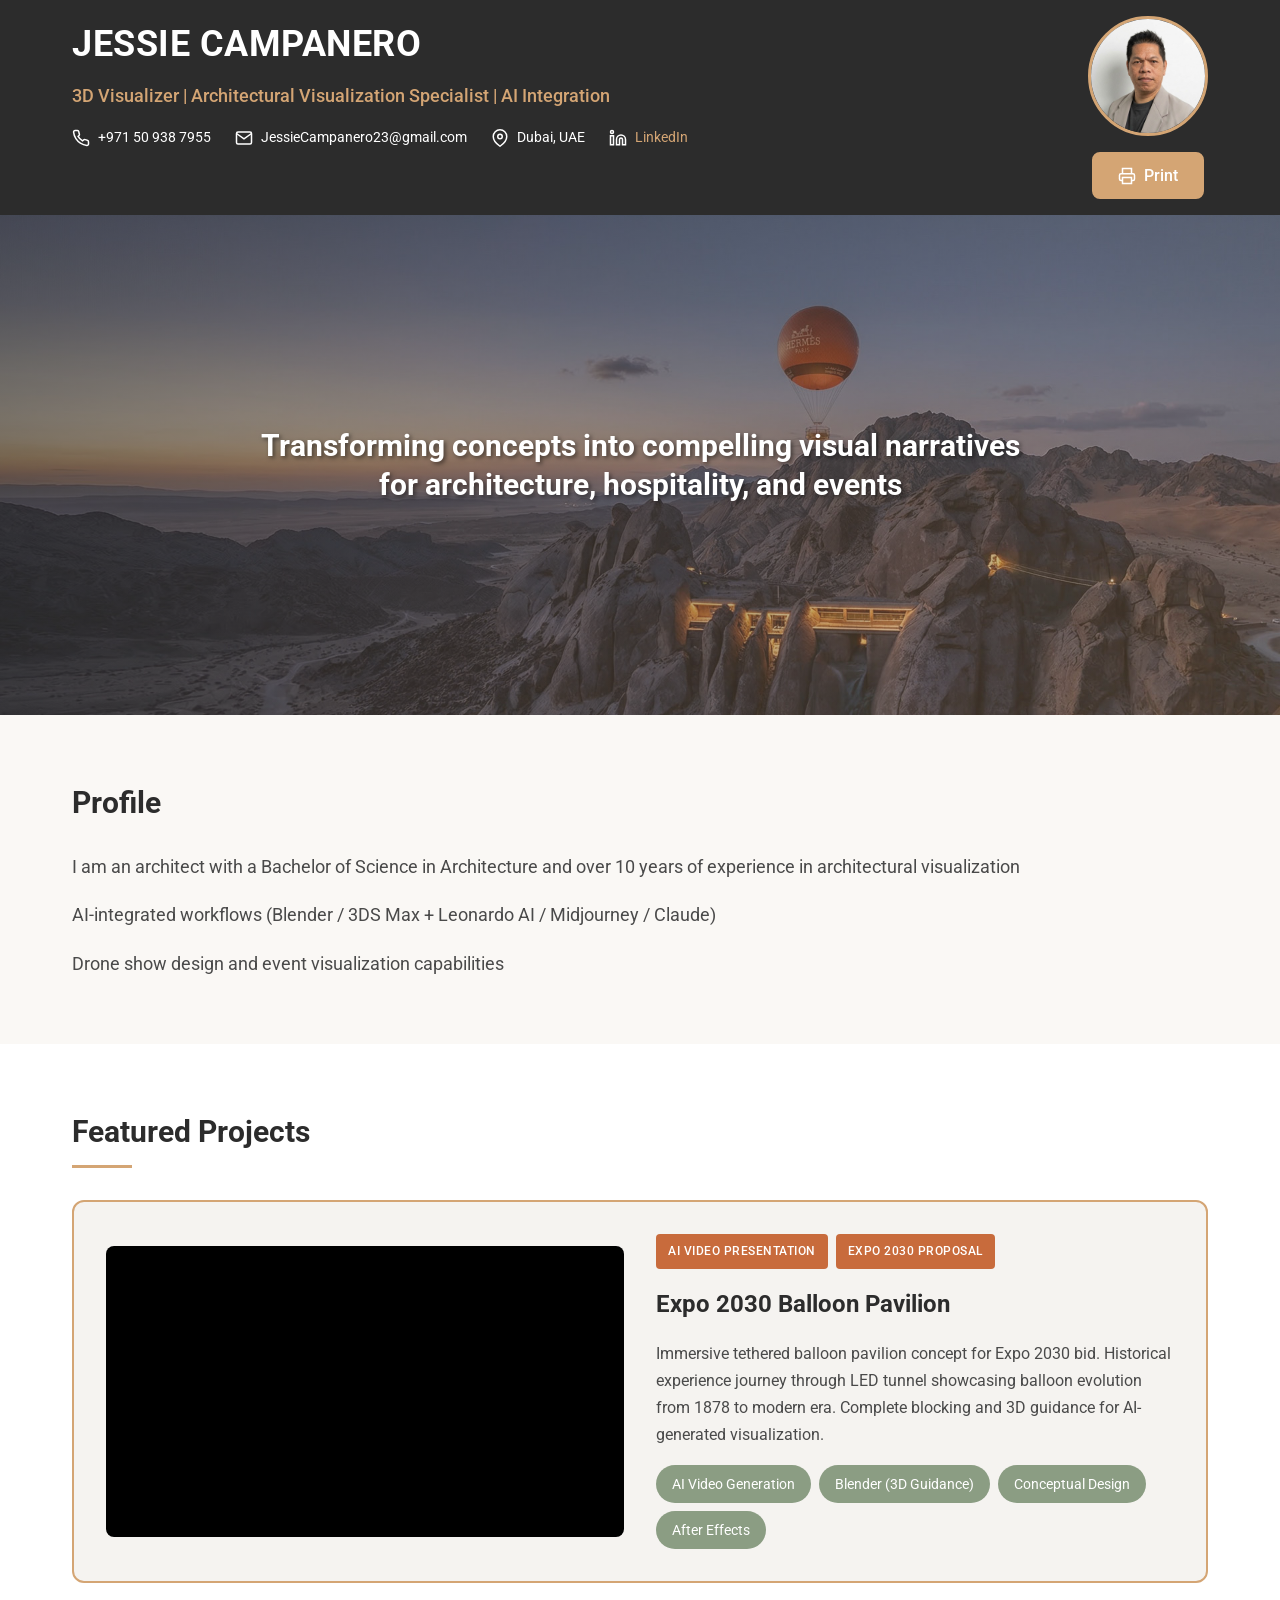
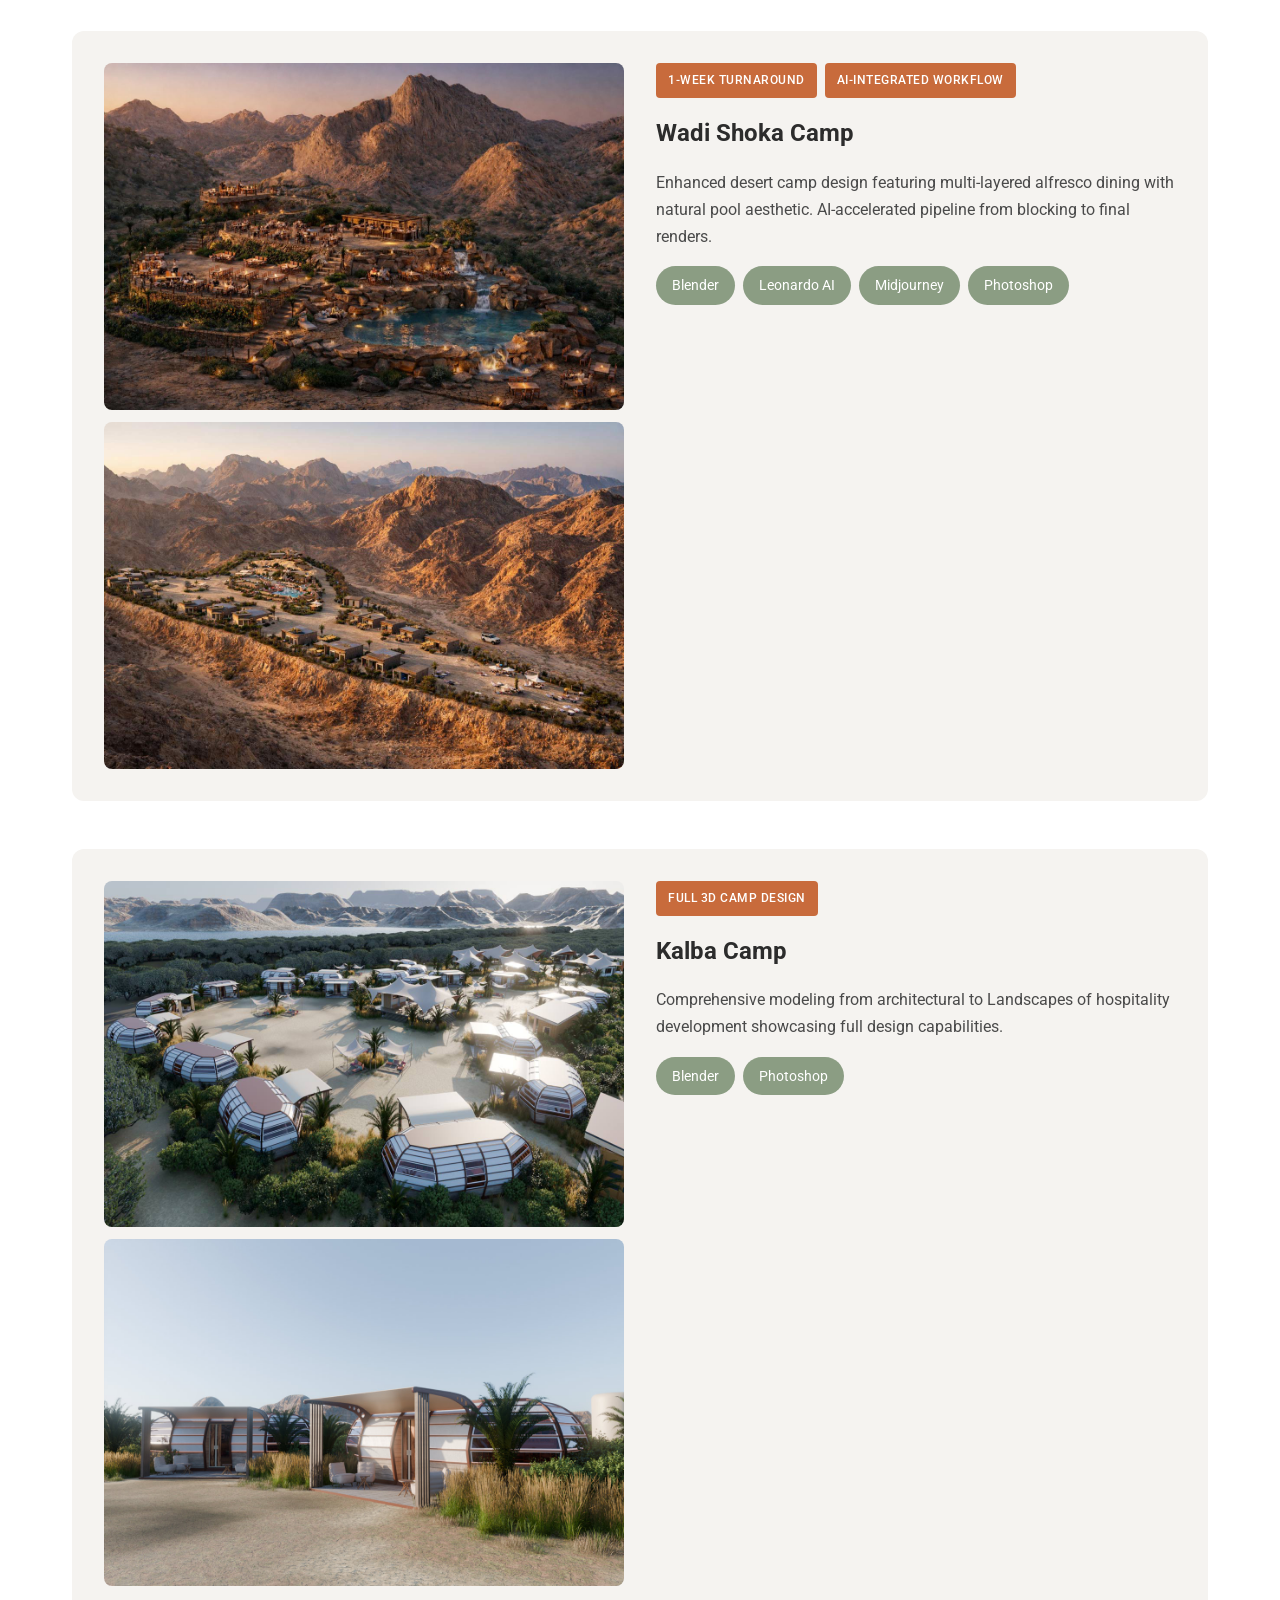
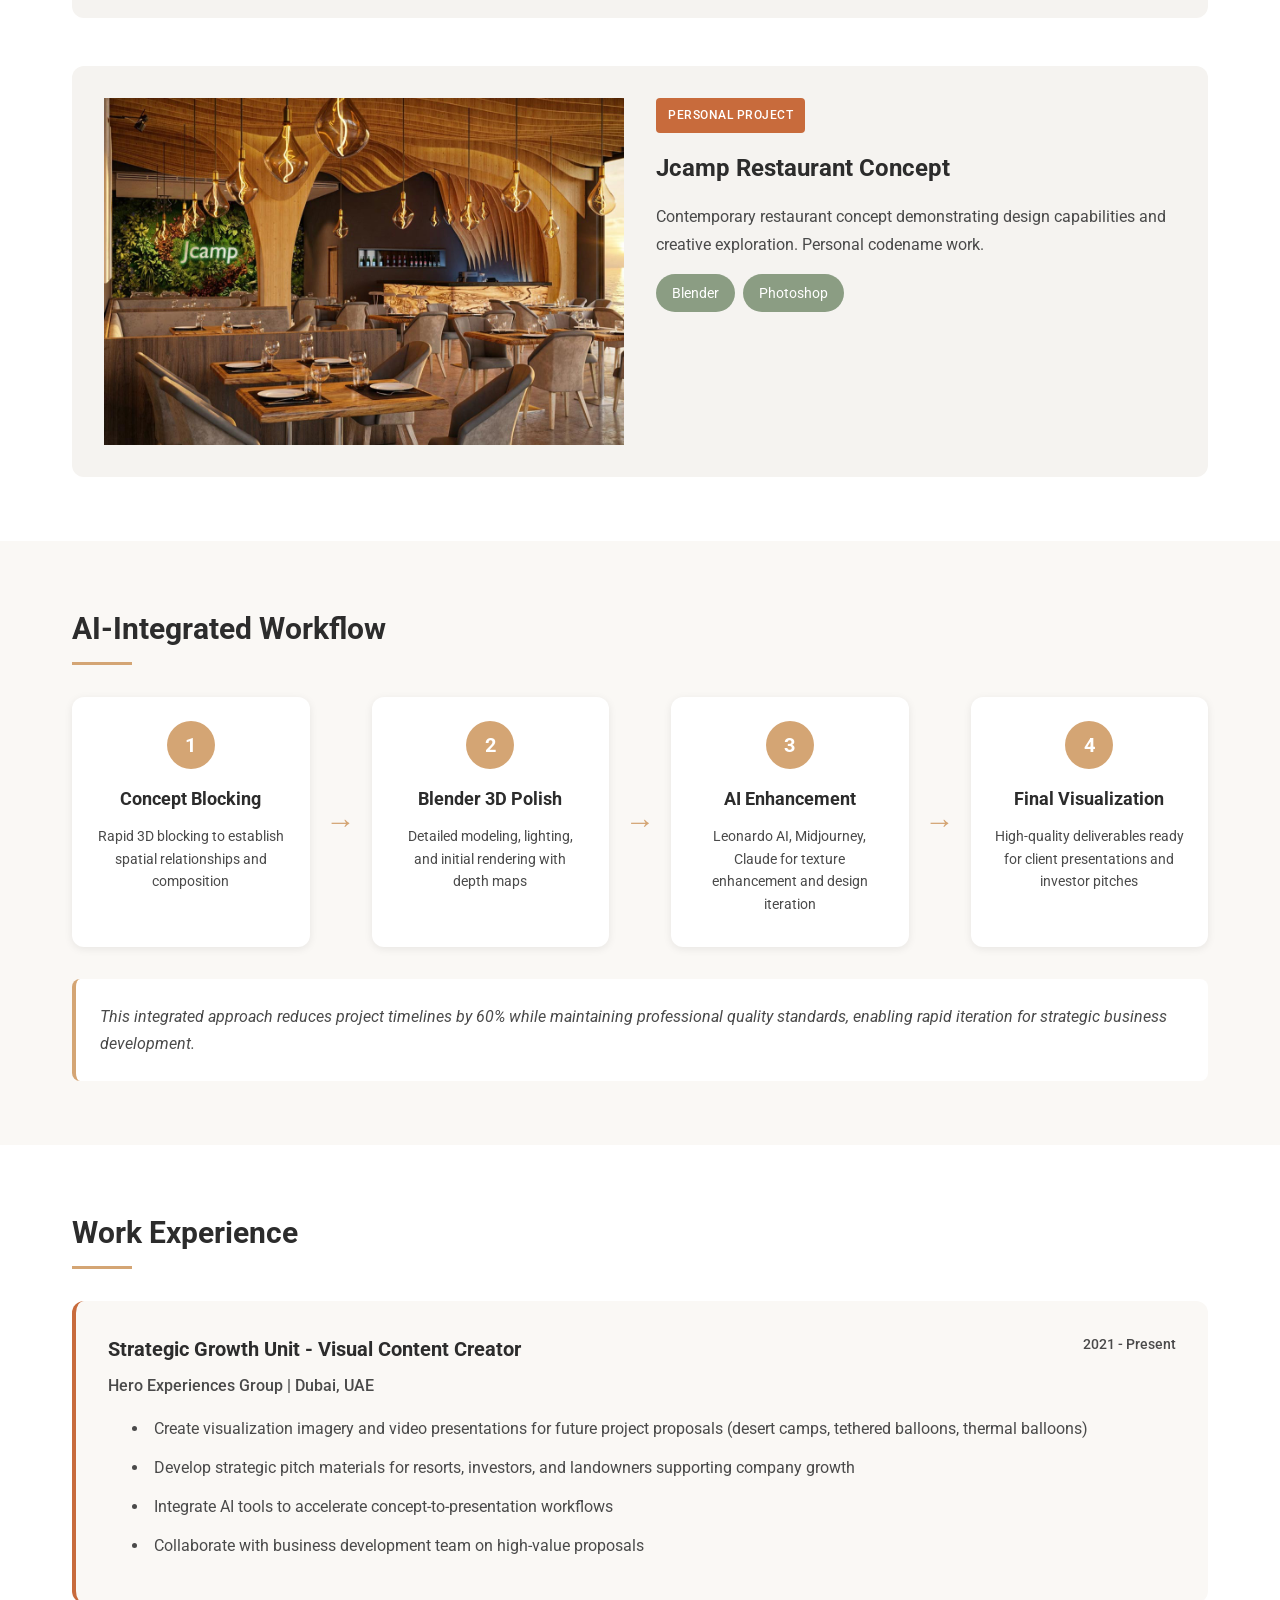
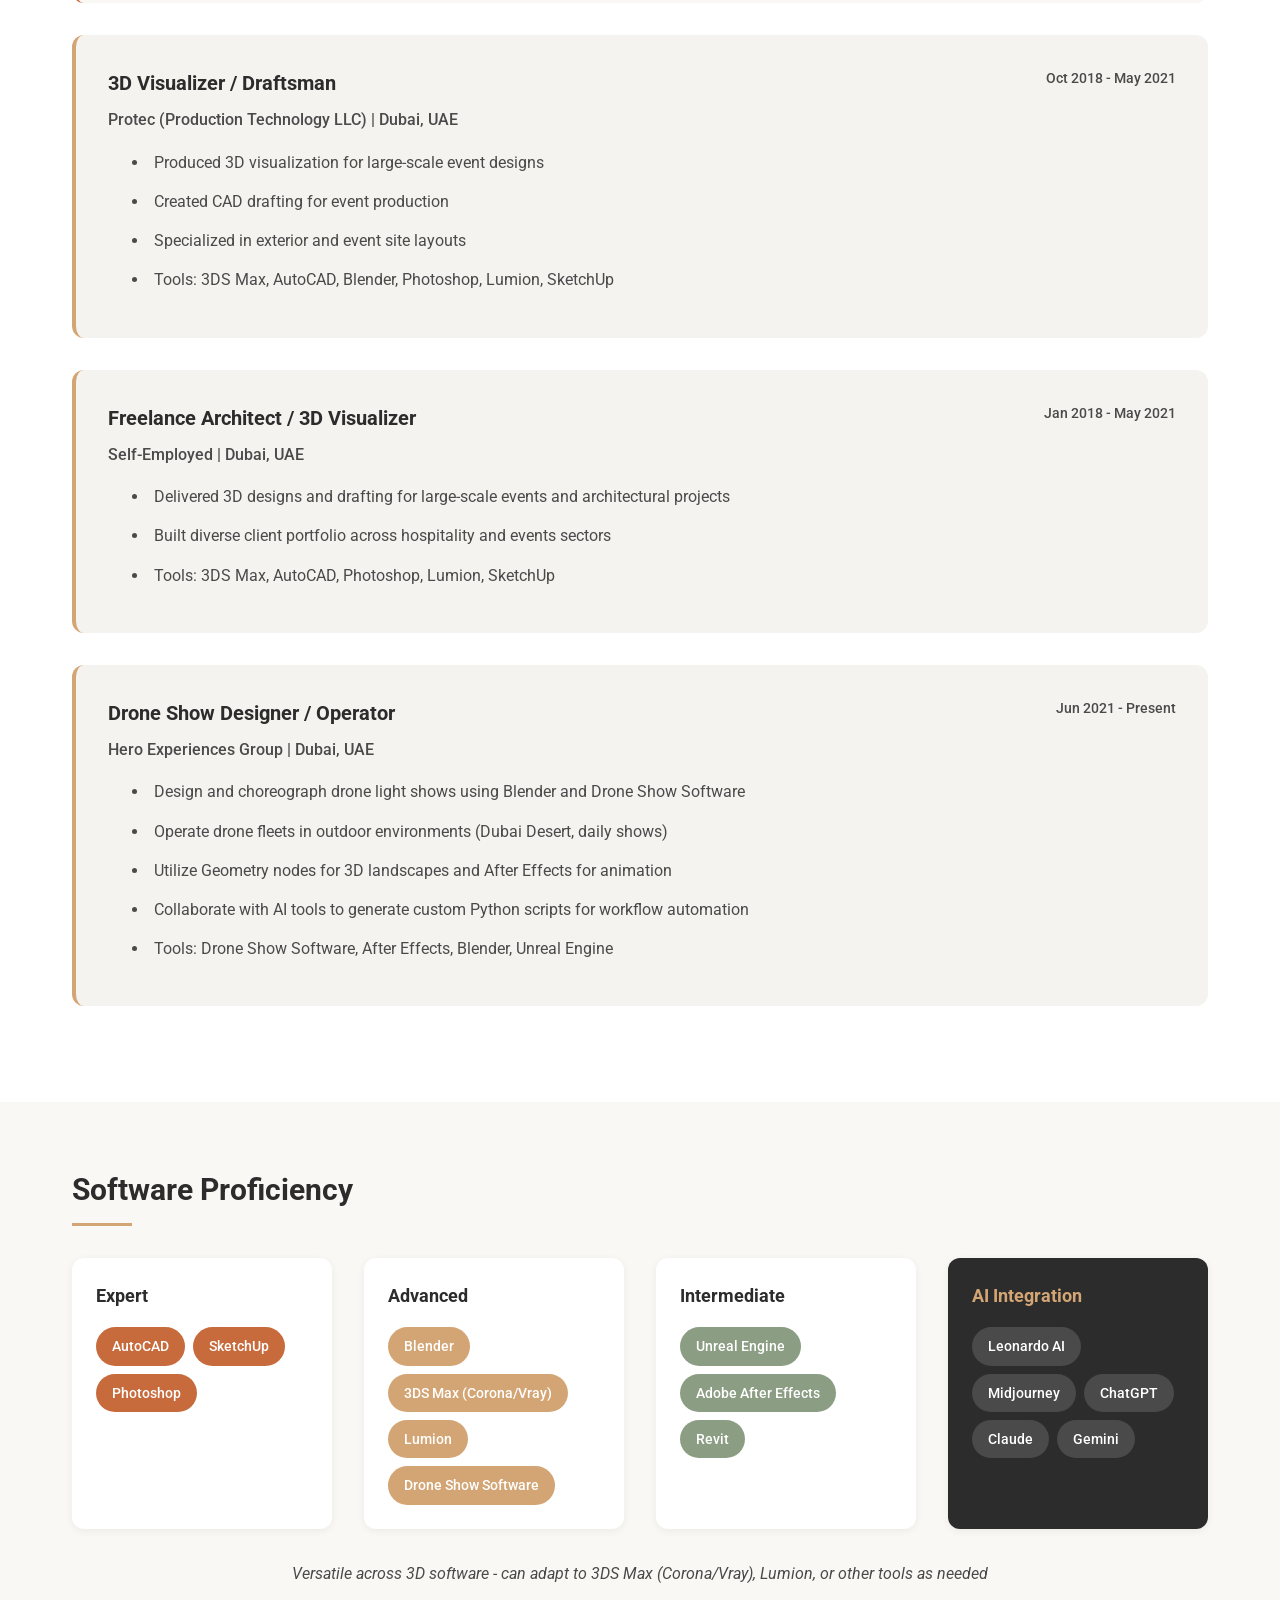
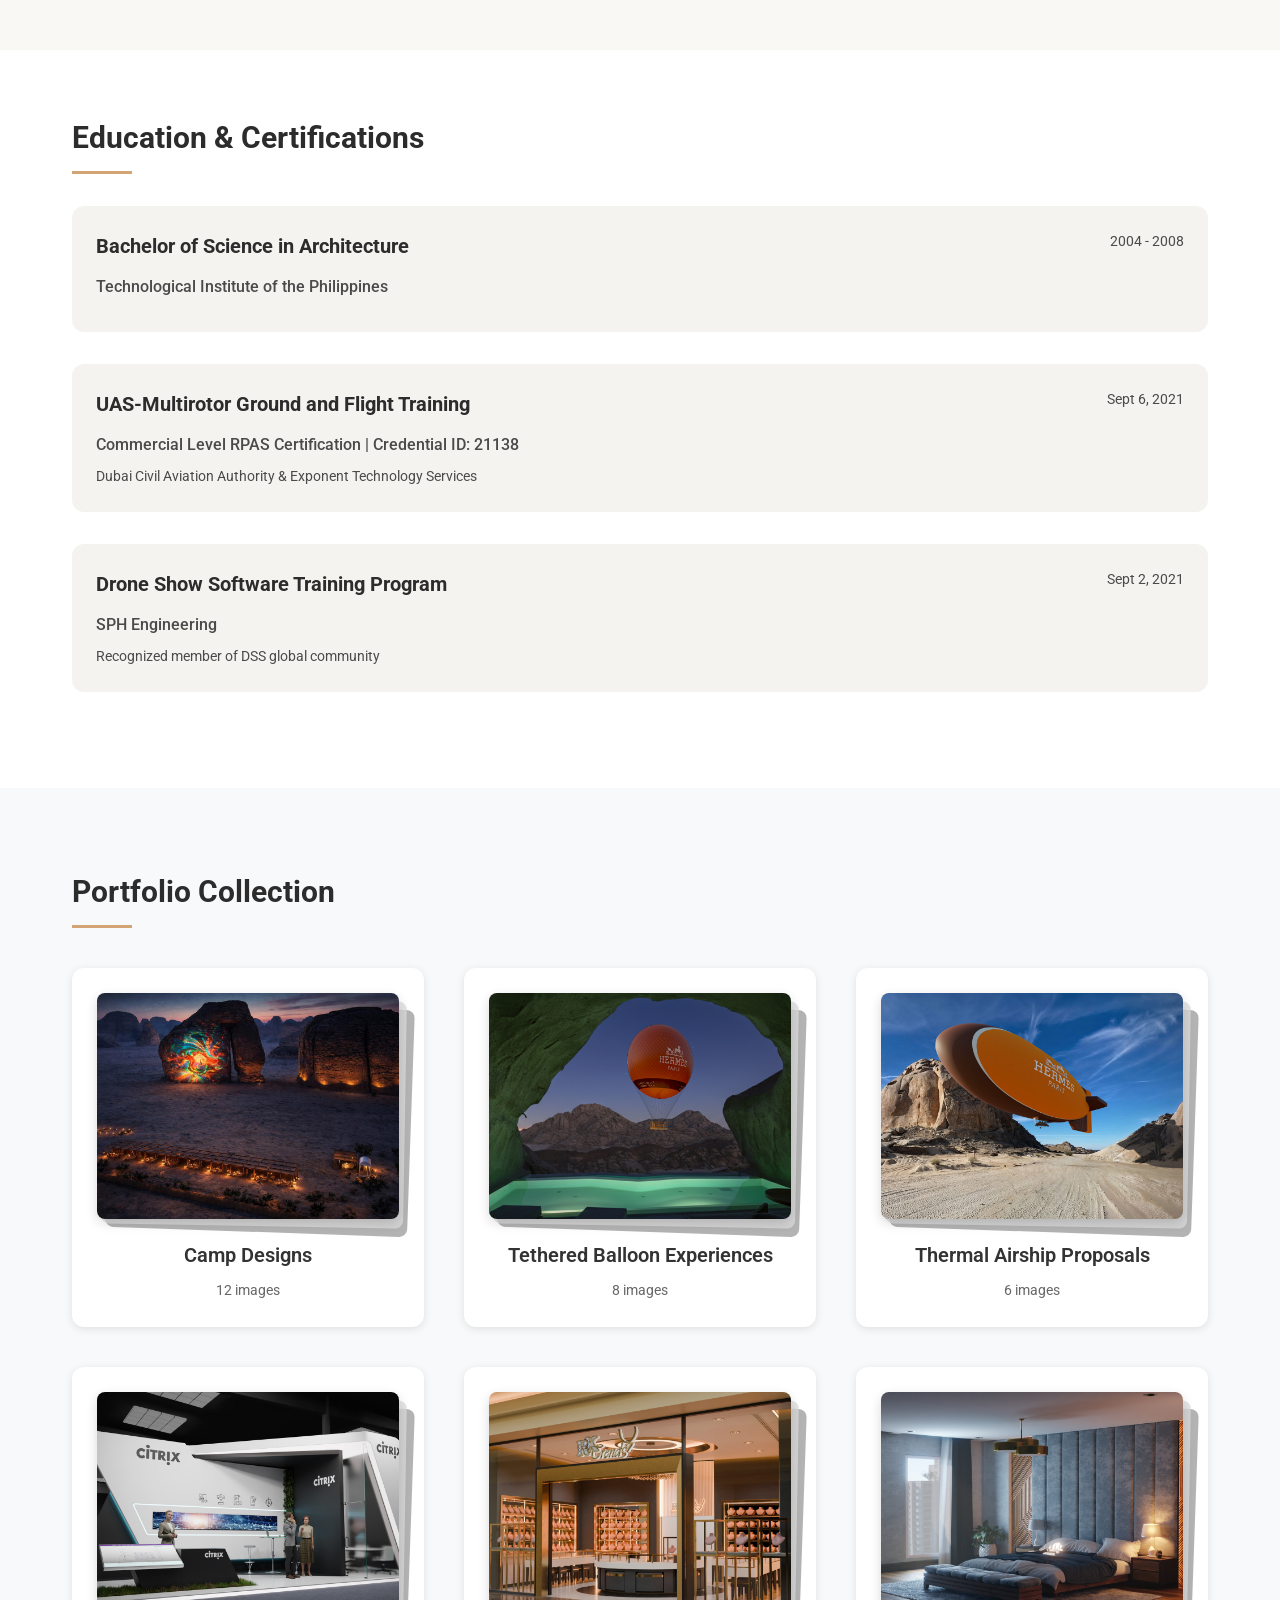
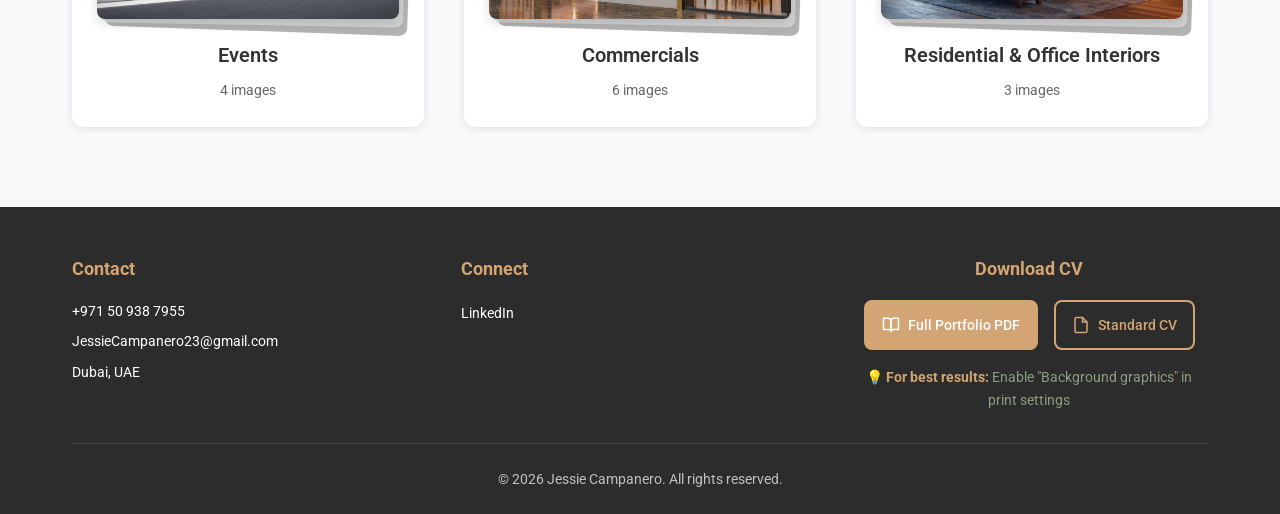
<file: index.html>
<!DOCTYPE html>
<html lang="en">
<head>
    <meta charset="UTF-8">
    <meta name="viewport" content="width=device-width, initial-scale=1.0">
    <meta name="description" content="Jessie Campanero - 3D Visualizer | Architectural Visualization Specialist with 10+ years experience and AI-integrated workflows. Portfolio of architectural visualization, desert camps, and event design.">
    <meta name="keywords" content="3D Visualizer, Architectural Visualization, AI Integration, Blender, AutoCAD, Dubai, Architecture, Event Design">
    <meta name="author" content="Jessie Campanero">

    <!-- Open Graph for social sharing -->
    <meta property="og:title" content="Jessie Campanero - 3D Visualizer CV">
    <meta property="og:description" content="Professional CV showcasing 10+ years of architectural visualization experience with AI-integrated workflows">
    <meta property="og:type" content="website">
    <meta property="og:image" content="images/hero-desert-rock.jpg">

    <title>Jessie Campanero - 3D Visualizer | Architectural Visualization Specialist</title>

    <!-- Google Fonts -->
    <link rel="preconnect" href="https://fonts.googleapis.com">
    <link rel="preconnect" href="https://fonts.gstatic.com" crossorigin>
    <link href="https://fonts.googleapis.com/css2?family=Roboto:wght@400;500;700&display=swap" rel="stylesheet">

    <!-- Swiper CSS -->
    <link rel="stylesheet" href="https://cdn.jsdelivr.net/npm/swiper@9.4.1/swiper-bundle.min.css">

    <!-- Stylesheets -->
    <link rel="stylesheet" href="css/styles.css">
    <link rel="stylesheet" href="css/print.css" media="print">
</head>
<body>

    <header class="header">
        <div class="container">
            <div class="header-content">
                <div class="header-left">
                    <h1 class="name">JESSIE CAMPANERO</h1>
                    <p class="title">3D Visualizer | Architectural Visualization Specialist | AI Integration</p>
                    <div class="contact-bar">
                        <span class="contact-item">
                            <svg class="icon" viewBox="0 0 24 24" fill="none" stroke="currentColor" stroke-width="2">
                                <path d="M22 16.92v3a2 2 0 0 1-2.18 2 19.79 19.79 0 0 1-8.63-3.07 19.5 19.5 0 0 1-6-6 19.79 19.79 0 0 1-3.07-8.67A2 2 0 0 1 4.11 2h3a2 2 0 0 1 2 1.72 12.84 12.84 0 0 0 .7 2.81 2 2 0 0 1-.45 2.11L8.09 9.91a16 16 0 0 0 6 6l1.27-1.27a2 2 0 0 1 2.11-.45 12.84 12.84 0 0 0 2.81.7A2 2 0 0 1 22 16.92z"></path>
                            </svg>
                            +971 50 938 7955
                        </span>
                        <span class="contact-item">
                            <svg class="icon" viewBox="0 0 24 24" fill="none" stroke="currentColor" stroke-width="2">
                                <path d="M4 4h16c1.1 0 2 .9 2 2v12c0 1.1-.9 2-2 2H4c-1.1 0-2-.9-2-2V6c0-1.1.9-2 2-2z"></path>
                                <polyline points="22,6 12,13 2,6"></polyline>
                            </svg>
                            JessieCampanero23@gmail.com
                        </span>
                        <span class="contact-item">
                            <svg class="icon" viewBox="0 0 24 24" fill="none" stroke="currentColor" stroke-width="2">
                                <path d="M21 10c0 7-9 13-9 13s-9-6-9-13a9 9 0 0 1 18 0z"></path>
                                <circle cx="12" cy="10" r="3"></circle>
                            </svg>
                            Dubai, UAE
                        </span>
                        <span class="contact-item">
                            <svg class="icon" viewBox="0 0 24 24" fill="none" stroke="currentColor" stroke-width="2">
                                <path d="M16 8a6 6 0 0 1 6 6v7h-4v-7a2 2 0 0 0-2-2 2 2 0 0 0-2 2v7h-4v-7a6 6 0 0 1 6-6z"></path>
                                <rect x="2" y="9" width="4" height="12"></rect>
                                <circle cx="4" cy="4" r="2"></circle>
                            </svg>
                            <a href="https://www.linkedin.com/in/jessiecampanero" target="_blank" rel="noopener">LinkedIn</a>
                        </span>
                    </div>
                </div>
                <div class="header-right">
                    <img src="images/profile.jpg" alt="Jessie Campanero" class="profile-photo">
                    <button class="btn-scroll-print" onclick="document.querySelector('.footer').scrollIntoView({behavior: 'smooth'})">
                        <svg class="icon" viewBox="0 0 24 24" fill="none" stroke="currentColor" stroke-width="2">
                            <polyline points="6 9 6 2 18 2 18 9"></polyline>
                            <path d="M6 18H4a2 2 0 0 1-2-2v-5a2 2 0 0 1 2-2h16a2 2 0 0 1 2 2v5a2 2 0 0 1-2 2h-2"></path>
                            <rect x="6" y="14" width="12" height="8"></rect>
                        </svg>
                        Print
                    </button>
                </div>
            </div>
        </div>
    </header>

    <!-- Header - PRINT ONLY VERSION -->
    <header class="header-print">
        <div class="header-print-content">
            <div class="header-print-left">
                <h1 class="header-print-name">JESSIE CAMPANERO</h1>
                <p class="header-print-title">3D Visualizer | Architectural Visualization Specialist | AI Integration</p>
                <div class="header-print-contact">
                    <span>+971 50 938 7955</span>
                    <span>•</span>
                    <span>JessieCampanero23@gmail.com</span>
                    <span>•</span>
                    <span>Dubai, UAE</span>
                    <span>•</span>
                    <span>linkedin.com/in/jessiecampanero</span>
                </div>
            </div>
            <div class="header-print-right">
                <img src="images/profile.jpg" alt="Jessie Campanero" class="header-print-photo">
            </div>
        </div>
    </header>

    <section class="hero">
        <div class="hero-image">
            <img src="images/hero-desert-rock.jpg" alt="Desert rock landscape" loading="lazy">
        </div>
        <div class="hero-overlay"></div>
        <div class="container">
            <div class="hero-content">
                <h2>Transforming concepts into compelling visual narratives for architecture, hospitality, and events</h2>
            </div>
        </div>
    </section>

    <section class="profile-summary">
        <div class="container">
            <h2>Profile</h2>
            <div class="summary-content">
                <p>I am an architect with a Bachelor of Science in Architecture and over 10 years of experience in architectural visualization</p>
                <p>AI-integrated workflows (Blender / 3DS Max + Leonardo AI / Midjourney / Claude)</p>
                <p>Drone show design and event visualization capabilities</p>
            </div>
        </div>
    </section>

    <section class="featured-projects">
        <div class="container">
            <h2 class="section-title">Featured Projects</h2>
            <div class="projects-grid">

                <!-- Project 1: Expo 2030 Balloon Pavilion -->
                <article class="project-card featured">
                    <div class="project-media">
                        <div class="video-container">
                            <iframe
                                src="https://drive.google.com/file/d/1ReAdCRFXN0HYIAjkUygT06gWwfspqopG/preview"
                                title="Expo 2030 Balloon Pavilion Concept"
                                frameborder="0"
                                allow="accelerometer; autoplay; clipboard-write; encrypted-media; gyroscope; picture-in-picture; web-share"
                                allowfullscreen
                                loading="lazy">
                            </iframe>
                        </div>
                    </div>
                    <div class="project-content">
                        <div class="project-badges">
                            <span class="badge">AI Video Presentation</span>
                            <span class="badge">Expo 2030 Proposal</span>
                        </div>
                        <h3 class="project-title">Expo 2030 Balloon Pavilion</h3>
                        <p class="project-description">Immersive tethered balloon pavilion concept for Expo 2030 bid. Historical experience journey through LED tunnel showcasing balloon evolution from 1878 to modern era. Complete blocking and 3D guidance for AI-generated visualization.</p>
                        <div class="project-tech">
                            <span class="tech-tag">AI Video Generation</span>
                            <span class="tech-tag">Blender (3D Guidance)</span>
                            <span class="tech-tag">Conceptual Design</span>
                            <span class="tech-tag">After Effects</span>
                        </div>
                    </div>
                </article>

                <!-- Project 2: Wadi Shoka Camp -->
                <article class="project-card">
                    <div class="project-media">
                        <div class="image-gallery">
                            <img src="images/portfolio/wadi-shoka-1.jpg" alt="Wadi Shoka Camp - Multi-layered Alfresco Dining" loading="lazy">
                            <img src="images/portfolio/wadi-shoka-2.jpg" alt="Wadi Shoka Camp - Natural Pool" loading="lazy">
                        </div>
                    </div>
                    <div class="project-content">
                        <div class="project-badges">
                            <span class="badge">1-Week Turnaround</span>
                            <span class="badge">AI-Integrated Workflow</span>
                        </div>
                        <h3 class="project-title">Wadi Shoka Camp</h3>
                        <p class="project-description">Enhanced desert camp design featuring multi-layered alfresco dining with natural pool aesthetic. AI-accelerated pipeline from blocking to final renders.</p>
                        <div class="project-tech">
                            <span class="tech-tag">Blender</span>
                            <span class="tech-tag">Leonardo AI</span>
                            <span class="tech-tag">Midjourney</span>
                            <span class="tech-tag">Photoshop</span>
                        </div>
                    </div>
                </article>

                <!-- Project 3: Kalba Camp -->
                <article class="project-card">
                    <div class="project-media">
                        <div class="image-gallery">
                            <img src="images/portfolio/kalba-camp-1.jpg" alt="Kalba Camp - Full 3D Design" loading="lazy">
                            <img src="images/portfolio/kalba-camp-2.jpg" alt="Kalba Camp - Camp Layout" loading="lazy">
                        </div>
                    </div>
                    <div class="project-content">
                        <div class="project-badges">
                            <span class="badge">Full 3D Camp Design</span>
                        </div>
                        <h3 class="project-title">Kalba Camp</h3>
                        <p class="project-description">Comprehensive modeling from architectural to Landscapes of hospitality development showcasing full design capabilities.</p>
                        <div class="project-tech">
                            <span class="tech-tag">Blender</span>
                            <span class="tech-tag">Photoshop</span>
                        </div>
                    </div>
                </article>

                <!-- Project 4: Jcamp Bistro -->
                <article class="project-card">
                    <div class="project-media">
                        <img src="images/portfolio/jcamp-bistro-1.jpg" alt="Jcamp Bistro - Restaurant Concept" loading="lazy">
                    </div>
                    <div class="project-content">
                        <div class="project-badges">
                            <span class="badge">Personal Project</span>
                        </div>
                        <h3 class="project-title">Jcamp Restaurant Concept</h3>
                        <p class="project-description">Contemporary restaurant concept demonstrating design capabilities and creative exploration. Personal codename work.</p>
                        <div class="project-tech">
                            <span class="tech-tag">Blender</span>
                            <span class="tech-tag">Photoshop</span>
                        </div>
                    </div>
                </article>

            </div>
        </div>
    </section>

    <!-- Featured Projects - PRINT ONLY VERSION -->
    <section class="featured-projects-print">
        <div class="container">
            <h2 class="section-title">Featured Projects</h2>
            <div class="projects-grid">

                <!-- Project 1: Expo 2030 - Print Version with Images -->
                <article class="project-card featured">
                    <div class="project-media">
                        <div class="image-gallery-print">
                            <img src="images/portfolio-gallery/Expo 2030/Sequence1.jpg" alt="Expo 2030 Sequence 1">
                            <img src="images/portfolio-gallery/Expo 2030/Sequence2.jpg" alt="Expo 2030 Sequence 2">
                            <img src="images/portfolio-gallery/Expo 2030/Sequence3.jpg" alt="Expo 2030 Sequence 3">
                            <img src="images/portfolio-gallery/Expo 2030/Sequence4.jpg" alt="Expo 2030 Sequence 4">
                        </div>
                    </div>
                    <div class="project-content">
                        <div class="project-badges">
                            <span class="badge">AI Video Presentation</span>
                            <span class="badge">Expo 2030 Proposal</span>
                        </div>
                        <h3 class="project-title">Expo 2030 Balloon Pavilion</h3>
                        <p class="project-description">Immersive tethered balloon pavilion concept for Expo 2030 bid. Historical experience journey through LED tunnel showcasing balloon evolution from 1878 to modern era. Complete blocking and 3D guidance for AI-generated visualization.</p>
                        <div class="project-tech">
                            <span class="tech-tag">AI Video Generation</span>
                            <span class="tech-tag">Blender (3D Guidance)</span>
                            <span class="tech-tag">Conceptual Design</span>
                            <span class="tech-tag">After Effects</span>
                        </div>
                    </div>
                </article>

                <!-- Project 2: Wadi Shoka - Print Version with Workflow Images -->
                <article class="project-card">
                    <div class="project-media">
                        <div class="image-gallery-print">
                            <img src="images/portfolio-gallery/Wadi Shoka/wadi-shoka_Site.jpg" alt="Wadi Shoka Site Plan">
                            <img src="images/portfolio-gallery/Wadi Shoka/Wadi-shoka-pre-final_blender.jpg" alt="Wadi Shoka Blender Pre-final">
                            <img src="images/portfolio-gallery/Wadi Shoka/Wadi-Shoka-AI_concept.jpg" alt="Wadi Shoka AI Concept">
                            <img src="images/portfolio-gallery/Wadi Shoka/wadi-shoka_final_Ai enhance.jpg" alt="Wadi Shoka Final AI Enhanced">
                        </div>
                    </div>
                    <div class="project-content">
                        <div class="project-badges">
                            <span class="badge">1-Week Turnaround</span>
                            <span class="badge">AI-Integrated Workflow</span>
                        </div>
                        <h3 class="project-title">Wadi Shoka Camp</h3>
                        <p class="project-description">Enhanced desert camp design featuring multi-layered alfresco dining with natural pool aesthetic. Demonstrates complete AI-accelerated pipeline: Site Planning → AI Concept Development → Blender 3D Polish → Final AI-Enhanced Visualization.</p>
                        <div class="project-tech">
                            <span class="tech-tag">Blender</span>
                            <span class="tech-tag">Leonardo AI</span>
                            <span class="tech-tag">Midjourney</span>
                            <span class="tech-tag">Photoshop</span>
                        </div>
                    </div>
                </article>

                <!-- Project 3: Kalba Camp - Print Version with 4 Images -->
                <article class="project-card">
                    <div class="project-media">
                        <div class="image-gallery-print">
                            <img src="images/portfolio-gallery/Kalba Camp/kalba-camp-1.jpg" alt="Kalba Camp View 1">
                            <img src="images/portfolio-gallery/Kalba Camp/kalba-camp-2.jpg" alt="Kalba Camp View 2">
                            <img src="images/portfolio-gallery/Kalba Camp/kalba-camp-3.jpg" alt="Kalba Camp View 3">
                            <img src="images/portfolio-gallery/Kalba Camp/kalba-camp-4.jpg" alt="Kalba Camp View 4">
                        </div>
                    </div>
                    <div class="project-content">
                        <div class="project-badges">
                            <span class="badge">Full 3D Camp Design</span>
                        </div>
                        <h3 class="project-title">Kalba Camp</h3>
                        <p class="project-description">Comprehensive modeling from architectural to Landscapes of hospitality development showcasing full design capabilities.</p>
                        <div class="project-tech">
                            <span class="tech-tag">Blender</span>
                            <span class="tech-tag">Photoshop</span>
                        </div>
                    </div>
                </article>

                <!-- Project 4: Restaurant - Print Version -->
                <article class="project-card">
                    <div class="project-media">
                        <div class="image-gallery-print">
                            <img src="images/portfolio-gallery/events-commercial/jcamp-bistro-1.jpg" alt="Restaurant Concept">
                            <img src="images/portfolio-gallery/events-commercial/jcamp-bistro-2.jpg" alt="Restaurant Interior">
                            <img src="images/portfolio-gallery/events-commercial/Jcamp-Bistro_AI-enhance.jpg" alt="Restaurant AI Enhanced">
                        </div>
                    </div>
                    <div class="project-content">
                        <div class="project-badges">
                            <span class="badge">Commercial Project</span>
                            <span class="badge">AI Enhanced</span>
                        </div>
                        <h3 class="project-title">Jcamp Restaurant Concept</h3>
                        <p class="project-description">Contemporary restaurant concept demonstrating design capabilities and AI enhancement workflow. Shows progression from initial render to AI-enhanced final visualization.</p>
                        <div class="project-tech">
                            <span class="tech-tag">Blender</span>
                            <span class="tech-tag">Photoshop</span>
                            <span class="tech-tag">AI Enhancement</span>
                        </div>
                    </div>
                </article>

            </div>
        </div>
    </section>

    <section class="ai-workflow">
        <div class="container">
            <h2 class="section-title">AI-Integrated Workflow</h2>
            <div class="workflow-diagram">
                <div class="workflow-step">
                    <div class="step-number">1</div>
                    <h3 class="step-title">Concept Blocking</h3>
                    <p class="step-description">Rapid 3D blocking to establish spatial relationships and composition</p>
                </div>
                <div class="workflow-arrow">→</div>
                <div class="workflow-step">
                    <div class="step-number">2</div>
                    <h3 class="step-title">Blender 3D Polish</h3>
                    <p class="step-description">Detailed modeling, lighting, and initial rendering with depth maps</p>
                </div>
                <div class="workflow-arrow">→</div>
                <div class="workflow-step">
                    <div class="step-number">3</div>
                    <h3 class="step-title">AI Enhancement</h3>
                    <p class="step-description">Leonardo AI, Midjourney, Claude for texture enhancement and design iteration</p>
                </div>
                <div class="workflow-arrow">→</div>
                <div class="workflow-step">
                    <div class="step-number">4</div>
                    <h3 class="step-title">Final Visualization</h3>
                    <p class="step-description">High-quality deliverables ready for client presentations and investor pitches</p>
                </div>
            </div>
            <p class="workflow-note">This integrated approach reduces project timelines by 60% while maintaining professional quality standards, enabling rapid iteration for strategic business development.</p>
        </div>
    </section>

    <section class="work-experience">
        <div class="container">
            <h2 class="section-title">Work Experience</h2>

            <!-- SGU Role - Lead Position -->
            <article class="experience-item featured">
                <div class="experience-header">
                    <div class="experience-title-group">
                        <h3 class="experience-title">Strategic Growth Unit - Visual Content Creator</h3>
                        <p class="experience-company">Hero Experiences Group | Dubai, UAE</p>
                    </div>
                    <span class="experience-date">2021 - Present</span>
                </div>
                <ul class="experience-bullets">
                    <li>Create visualization imagery and video presentations for future project proposals (desert camps, tethered balloons, thermal balloons)</li>
                    <li>Develop strategic pitch materials for resorts, investors, and landowners supporting company growth</li>
                    <li>Integrate AI tools to accelerate concept-to-presentation workflows</li>
                    <li>Collaborate with business development team on high-value proposals</li>
                </ul>
            </article>

            <!-- 3D Visualizer at Protec -->
            <article class="experience-item">
                <div class="experience-header">
                    <div class="experience-title-group">
                        <h3 class="experience-title">3D Visualizer / Draftsman</h3>
                        <p class="experience-company">Protec (Production Technology LLC) | Dubai, UAE</p>
                    </div>
                    <span class="experience-date">Oct 2018 - May 2021</span>
                </div>
                <ul class="experience-bullets">
                    <li>Produced 3D visualization for large-scale event designs</li>
                    <li>Created CAD drafting for event production</li>
                    <li>Specialized in exterior and event site layouts</li>
                    <li>Tools: 3DS Max, AutoCAD, Blender, Photoshop, Lumion, SketchUp</li>
                </ul>
            </article>

            <!-- Freelance Work -->
            <article class="experience-item">
                <div class="experience-header">
                    <div class="experience-title-group">
                        <h3 class="experience-title">Freelance Architect / 3D Visualizer</h3>
                        <p class="experience-company">Self-Employed | Dubai, UAE</p>
                    </div>
                    <span class="experience-date">Jan 2018 - May 2021</span>
                </div>
                <ul class="experience-bullets">
                    <li>Delivered 3D designs and drafting for large-scale events and architectural projects</li>
                    <li>Built diverse client portfolio across hospitality and events sectors</li>
                    <li>Tools: 3DS Max, AutoCAD, Photoshop, Lumion, SketchUp</li>
                </ul>
            </article>

            <!-- Drone Show Role -->
            <article class="experience-item">
                <div class="experience-header">
                    <div class="experience-title-group">
                        <h3 class="experience-title">Drone Show Designer / Operator</h3>
                        <p class="experience-company">Hero Experiences Group | Dubai, UAE</p>
                    </div>
                    <span class="experience-date">Jun 2021 - Present</span>
                </div>
                <ul class="experience-bullets">
                    <li>Design and choreograph drone light shows using Blender and Drone Show Software</li>
                    <li>Operate drone fleets in outdoor environments (Dubai Desert, daily shows)</li>
                    <li>Utilize Geometry nodes for 3D landscapes and After Effects for animation</li>
                    <li>Collaborate with AI tools to generate custom Python scripts for workflow automation</li>
                    <li>Tools: Drone Show Software, After Effects, Blender, Unreal Engine</li>
                </ul>
            </article>

        </div>
    </section>

    <section class="software-proficiency">
        <div class="container">
            <h2 class="section-title">Software Proficiency</h2>
            <div class="skills-grid">

                <div class="skill-category">
                    <h3 class="skill-level">Expert</h3>
                    <div class="skill-items">
                        <span class="skill-badge expert">AutoCAD</span>
                        <span class="skill-badge expert">SketchUp</span>
                        <span class="skill-badge expert">Photoshop</span>
                    </div>
                </div>

                <div class="skill-category">
                    <h3 class="skill-level">Advanced</h3>
                    <div class="skill-items">
                        <span class="skill-badge advanced">Blender</span>
                        <span class="skill-badge advanced">3DS Max (Corona/Vray)</span>
                        <span class="skill-badge advanced">Lumion</span>
                        <span class="skill-badge advanced">Drone Show Software</span>
                    </div>
                </div>

                <div class="skill-category">
                    <h3 class="skill-level">Intermediate</h3>
                    <div class="skill-items">
                        <span class="skill-badge intermediate">Unreal Engine</span>
                        <span class="skill-badge intermediate">Adobe After Effects</span>
                        <span class="skill-badge intermediate">Revit</span>
                    </div>
                </div>

                <div class="skill-category highlight">
                    <h3 class="skill-level">AI Integration</h3>
                    <div class="skill-items">
                        <span class="skill-badge ai">Leonardo AI</span>
                        <span class="skill-badge ai">Midjourney</span>
                        <span class="skill-badge ai">ChatGPT</span>
                        <span class="skill-badge ai">Claude</span>
                        <span class="skill-badge ai">Gemini</span>
                    </div>
                </div>

            </div>
            <p class="skills-note">Versatile across 3D software - can adapt to 3DS Max (Corona/Vray), Lumion, or other tools as needed</p>
        </div>
    </section>

    <section class="education">
        <div class="container">
            <h2 class="section-title">Education & Certifications</h2>

            <article class="education-item">
                <div class="education-header">
                    <h3 class="education-title">Bachelor of Science in Architecture</h3>
                    <span class="education-date">2004 - 2008</span>
                </div>
                <p class="education-institution">Technological Institute of the Philippines</p>
            </article>

            <article class="education-item">
                <div class="education-header">
                    <h3 class="education-title">UAS-Multirotor Ground and Flight Training</h3>
                    <span class="education-date">Sept 6, 2021</span>
                </div>
                <p class="education-institution">Commercial Level RPAS Certification | Credential ID: 21138</p>
                <p class="education-details">Dubai Civil Aviation Authority & Exponent Technology Services</p>
            </article>

            <article class="education-item">
                <div class="education-header">
                    <h3 class="education-title">Drone Show Software Training Program</h3>
                    <span class="education-date">Sept 2, 2021</span>
                </div>
                <p class="education-institution">SPH Engineering</p>
                <p class="education-details">Recognized member of DSS global community</p>
            </article>

        </div>
    </section>

    <section class="work-categories">
        <div class="container">
            <h2 class="section-title">Portfolio Collection</h2>
            <div class="categories-grid">

                <!-- Card 1: Camp Designs -->
                <article class="category-card" data-category="camps">
                    <div class="card-deck-wrapper">
                        <div class="preview-image">
                            <img src="images/portfolio-gallery/camps/Elephant-rock-camp-01.jpg" alt="Camp Designs Preview - Elephant Rock Camp" loading="lazy">
                        </div>
                    </div>
                    <h3 class="category-title">Camp Designs</h3>
                    <p class="category-count">12 images</p>
                </article>

                <!-- Card 2: Tethered Balloon Experiences -->
                <article class="category-card" data-category="tetheredBalloons">
                    <div class="card-deck-wrapper">
                        <div class="preview-image">
                            <img src="images/portfolio-gallery/balloons-tethered/desert-rock-balloon2.jpg" alt="Tethered Balloon Experiences Preview - Desert Rock" loading="lazy">
                        </div>
                    </div>
                    <h3 class="category-title">Tethered Balloon Experiences</h3>
                    <p class="category-count">8 images</p>
                </article>

                <!-- Card 3: Thermal Airship Proposals -->
                <article class="category-card" data-category="thermalAirships">
                    <div class="card-deck-wrapper">
                        <div class="preview-image">
                            <img src="images/portfolio-gallery/balloons-thermal/Hermes-airshipAtDesertRock_scene-2.jpg" alt="Thermal Airship Proposals Preview - Hermes Airship" loading="lazy">
                        </div>
                    </div>
                    <h3 class="category-title">Thermal Airship Proposals</h3>
                    <p class="category-count">6 images</p>
                </article>

                <!-- Card 4: Events -->
                <article class="category-card" data-category="events">
                    <div class="card-deck-wrapper">
                        <div class="preview-image">
                            <img src="images/portfolio-gallery/events-commercial/Citrix-(2).jpg" alt="Events Preview - Citrix Event" loading="lazy">
                        </div>
                    </div>
                    <h3 class="category-title">Events</h3>
                    <p class="category-count">4 images</p>
                </article>

                <!-- Card 5: Commercials -->
                <article class="category-card" data-category="commercials">
                    <div class="card-deck-wrapper">
                        <div class="preview-image">
                            <img src="images/portfolio-gallery/events-commercial/RK-Trends_jewelry-(1).jpg" alt="Commercials Preview - RK Trends Jewelry" loading="lazy">
                        </div>
                    </div>
                    <h3 class="category-title">Commercials</h3>
                    <p class="category-count">6 images</p>
                </article>

                <!-- Card 6: Residential & Office Interiors -->
                <article class="category-card" data-category="residential">
                    <div class="card-deck-wrapper">
                        <div class="preview-image">
                            <img src="images/portfolio-gallery/Residential and office/Bedroom01.jpg" alt="Residential & Office Interiors Preview - Bedroom Design" loading="lazy">
                        </div>
                    </div>
                    <h3 class="category-title">Residential & Office Interiors</h3>
                    <p class="category-count">3 images</p>
                </article>

            </div>
        </div>
    </section>

    <!-- Portfolio Gallery - Print Only -->
    <section class="portfolio-gallery-print">
        <div class="container">

            <!-- Category 1: Camps -->
            <div class="gallery-category">
                <h2 class="gallery-category-title">Camp Designs</h2>
                <div class="gallery-grid">
                    <figure class="gallery-item">
                        <img src="images/portfolio-gallery/camps/PlatinumHeritage-P1camp_01.jpg" alt="Platinum Heritage P1">
                        <figcaption>Platinum Heritage P1 Scene 1</figcaption>
                    </figure>
                    <figure class="gallery-item">
                        <img src="images/portfolio-gallery/camps/PlatinumHeritage-P1camp_02.jpg" alt="Platinum Heritage P1 View">
                        <figcaption>Platinum Heritage P1 Scene 2</figcaption>
                    </figure>
                    <figure class="gallery-item">
                        <img src="images/portfolio-gallery/camps/PlatinumHeritage-P2camp_01.jpg" alt="Platinum Heritage P2">
                        <figcaption>Platinum Heritage P2 Scene 1</figcaption>
                    </figure>
                    <figure class="gallery-item">
                        <img src="images/portfolio-gallery/camps/PlatinumHeritage-P2camp_02.jpg" alt="Platinum Heritage P2 View">
                        <figcaption>Platinum Heritage P2 Scene 2</figcaption>
                    </figure>
                    <figure class="gallery-item">
                        <img src="images/portfolio-gallery/camps/Elephant-rock-camp-01.jpg" alt="Elephant Rock Camp">
                        <figcaption>Elephant Rock Camp Scene 1</figcaption>
                    </figure>
                    <figure class="gallery-item">
                        <img src="images/portfolio-gallery/camps/Elephant-rock-camp-02.jpg" alt="Elephant Rock Camp View">
                        <figcaption>Elephant Rock Scene 2</figcaption>
                    </figure>
                    <figure class="gallery-item">
                        <img src="images/portfolio-gallery/camps/Sheraan-Dining-experince-01.jpg" alt="Sheraan Dining">
                        <figcaption>Sheraan Dining Experience</figcaption>
                    </figure>
                    <figure class="gallery-item">
                        <img src="images/portfolio-gallery/camps/AbuDhabi_IslandCamp1.jpg" alt="Abu Dhabi Island Camp">
                        <figcaption>Abu Dhabi Island Camp</figcaption>
                    </figure>
                </div>
            </div>

            <!-- Category 2: Tethered Balloons -->
            <div class="gallery-category">
                <h2 class="gallery-category-title">Tethered Balloon Experiences</h2>
                <div class="gallery-grid">
                    <figure class="gallery-item">
                        <img src="images/portfolio-gallery/balloons-tethered/desert-rock-balloon.jpg" alt="Desert Rock Balloon">
                        <figcaption>Desert Rock Balloon Scene 1</figcaption>
                    </figure>
                    <figure class="gallery-item">
                        <img src="images/portfolio-gallery/balloons-tethered/desert-rock-balloon2.jpg" alt="Desert Rock Balloon View">
                        <figcaption>Desert Rock Balloon Scene 2</figcaption>
                    </figure>
                    <figure class="gallery-item">
                        <img src="images/portfolio-gallery/balloons-tethered/dubai-balloon at atlantis1.jpg" alt="Dubai Balloon Atlantis">
                        <figcaption>Dubai Balloon at Atlantis Scene 1</figcaption>
                    </figure>
                    <figure class="gallery-item">
                        <img src="images/portfolio-gallery/balloons-tethered/dubai-balloon-at-atlantis2.jpg" alt="Dubai Balloon View">
                        <figcaption>Dubai Balloon at Atlantis Scene 2</figcaption>
                    </figure>
                    <figure class="gallery-item">
                        <img src="images/portfolio-gallery/balloons-tethered/Qiddiya-Speed-park1.jpg" alt="Qiddiya Speed Park">
                        <figcaption>Qiddiya Speed Park Balloon</figcaption>
                    </figure>
                    <figure class="gallery-item">
                        <img src="images/portfolio-gallery/balloons-tethered/Yas-Marina_LV-Balloon.jpg" alt="Yas Marina">
                        <figcaption>Yas Marina LV Balloon</figcaption>
                    </figure>
                </div>
            </div>

            <!-- Category 3: Thermal Balloons -->
            <div class="gallery-category">
                <h2 class="gallery-category-title">Thermal Airship Balloon Proposals</h2>
                <div class="gallery-grid">
                    <figure class="gallery-item">
                        <img src="images/portfolio-gallery/balloons-thermal/Hermes-airshipAtDesertRock_scene-1.jpg" alt="Hermes Airship">
                        <figcaption>Hermes Airship Scene 1</figcaption>
                    </figure>
                    <figure class="gallery-item">
                        <img src="images/portfolio-gallery/balloons-thermal/Hermes-airshipAtDesertRock_scene-2.jpg" alt="Hermes Airship View">
                        <figcaption>Hermes Airship Scene 2</figcaption>
                    </figure>
                    <figure class="gallery-item">
                        <img src="images/portfolio-gallery/balloons-thermal/Hermes-airshipAtDesertRock_scene-3.jpg" alt="Hermes Airship Detail">
                        <figcaption>Hermes Airship Scene 3</figcaption>
                    </figure>
                    <figure class="gallery-item">
                        <img src="images/portfolio-gallery/balloons-thermal/RedSea-airshipAtDesertRock_scene-1.jpg" alt="Red Sea Airship">
                        <figcaption>Red Sea Airship Scene 1</figcaption>
                    </figure>
                    <figure class="gallery-item">
                        <img src="images/portfolio-gallery/balloons-thermal/RedSea-airshipAtDesertRock_scene-2.jpg" alt="Red Sea Airship View">
                        <figcaption>Red Sea Airship Scene 2</figcaption>
                    </figure>
                    <figure class="gallery-item">
                        <img src="images/portfolio-gallery/balloons-thermal/RedSea-airshipAtDesertRock_scene-3.jpg" alt="Red Sea Airship Detail">
                        <figcaption>Red Sea Airship Scene 3</figcaption>
                    </figure>
                </div>
            </div>

            <!-- Category 4: Events & Commercial -->
            <div class="gallery-category">
                <h2 class="gallery-category-title">Events & Commercial Work</h2>
                <div class="gallery-grid">
                    <figure class="gallery-item">
                        <img src="images/portfolio-gallery/events-commercial/Hero_Kiosk_Mall.jpg" alt="Hero Kiosk">
                        <figcaption>Hero Kiosk Mall</figcaption>
                    </figure>
                    <figure class="gallery-item">
                        <img src="images/portfolio-gallery/events-commercial/Dubai-Balloon-Kiosk.jpg" alt="Dubai Balloon Kiosk">
                        <figcaption>Dubai Balloon Kiosk</figcaption>
                    </figure>
                    <figure class="gallery-item">
                        <img src="images/portfolio-gallery/events-commercial/Hot-air-Balloon-at-World-trade.jpg" alt="World Trade Balloon">
                        <figcaption>World Trade Balloon</figcaption>
                    </figure>
                    <figure class="gallery-item">
                        <img src="images/portfolio-gallery/events-commercial/RK-Trends_jewelry-(1).jpg" alt="RK Trends Jewelry">
                        <figcaption>RK Trends Scene 1</figcaption>
                    </figure>
                    <figure class="gallery-item">
                        <img src="images/portfolio-gallery/events-commercial/RK-Trends_jewelry-(2).jpg" alt="RK Trends Detail">
                        <figcaption>RK Trends Scene 2</figcaption>
                    </figure>
                    <figure class="gallery-item">
                        <img src="images/portfolio-gallery/events-commercial/RK-Trends_jewelry-_AI-enhance.jpg" alt="RK Trends AI Enhanced">
                        <figcaption>RK Trends (AI Enhanced)</figcaption>
                    </figure>
                    <figure class="gallery-item">
                        <img src="images/portfolio-gallery/events-commercial/Citrix-(2).jpg" alt="Citrix Event">
                        <figcaption>Citrix Event Design</figcaption>
                    </figure>
                </div>
            </div>

            <!-- Category 5: Residential & Office -->
            <div class="gallery-category">
                <h2 class="gallery-category-title">Residential & Office Interiors</h2>
                <div class="gallery-grid">
                    <figure class="gallery-item">
                        <img src="images/portfolio-gallery/Residential and office/Bedroom01.jpg" alt="Bedroom Design">
                        <figcaption>Luxury Bedroom Design</figcaption>
                    </figure>
                    <figure class="gallery-item">
                        <img src="images/portfolio-gallery/Residential and office/Royal-majlis.jpg" alt="Royal Majlis">
                        <figcaption>Royal Majlis</figcaption>
                    </figure>
                    <figure class="gallery-item">
                        <img src="images/portfolio-gallery/Residential and office/Conference-room.jpg" alt="Conference Room">
                        <figcaption>Conference Room</figcaption>
                    </figure>
                </div>
            </div>

        </div>
    </section>

    <footer class="footer">
        <div class="container">
            <div class="footer-content">
                <div class="footer-contact">
                    <h3>Contact</h3>
                    <p>+971 50 938 7955</p>
                    <p>JessieCampanero23@gmail.com</p>
                    <p>Dubai, UAE</p>
                </div>
                <div class="footer-links">
                    <h3>Connect</h3>
                    <ul>
                        <li><a href="https://www.linkedin.com/in/jessiecampanero" target="_blank" rel="noopener">LinkedIn</a></li>
                    </ul>
                </div>
                <div class="footer-downloads">
                    <h3>Download CV</h3>
                    <div class="footer-buttons">
                        <button class="btn-footer-portfolio" onclick="window.print()">
                            <svg class="icon" viewBox="0 0 24 24" fill="none" stroke="currentColor" stroke-width="2">
                                <path d="M2 3h6a4 4 0 0 1 4 4v14a3 3 0 0 0-3-3H2z"></path>
                                <path d="M22 3h-6a4 4 0 0 0-4 4v14a3 3 0 0 1 3-3h7z"></path>
                            </svg>
                            Full Portfolio PDF
                        </button>
                        <a href="cv-standard.html" class="btn-footer-standard">
                            <svg class="icon" viewBox="0 0 24 24" fill="none" stroke="currentColor" stroke-width="2">
                                <path d="M14 2H6a2 2 0 0 0-2 2v16a2 2 0 0 0 2 2h12a2 2 0 0 0 2-2V8z"></path>
                                <polyline points="14 2 14 8 20 8"></polyline>
                            </svg>
                            Standard CV
                        </a>
                    </div>
                    <p class="print-tip">💡 <strong>For best results:</strong> Enable "Background graphics" in print settings</p>
                </div>
            </div>
            <div class="footer-bottom">
                <p>&copy; 2026 Jessie Campanero. All rights reserved.</p>
            </div>
        </div>
    </footer>

    <!-- Gallery Modal -->
    <div class="modal-gallery" id="galleryModal" aria-hidden="true" role="dialog" aria-modal="true">
        <div class="modal-overlay"></div>
        <div class="modal-content">
            <div class="modal-header">
                <h2 class="modal-title" id="modal-title"></h2>
                <button class="modal-close" aria-label="Close gallery">×</button>
            </div>
            <div class="modal-body">
                <div class="swiper gallery-swiper">
                    <div class="swiper-wrapper"></div>
                    <div class="swiper-button-prev"></div>
                    <div class="swiper-button-next"></div>
                    <div class="swiper-pagination"></div>
                </div>
                <div class="swiper gallery-thumbs">
                    <div class="swiper-wrapper"></div>
                </div>
            </div>
        </div>
    </div>

    <script src="js/main.js"></script>

    <!-- Swiper JS -->
    <script src="https://cdn.jsdelivr.net/npm/swiper@9.4.1/swiper-bundle.min.js"></script>
    <script src="js/portfolio-data.js"></script>
    <script src="js/gallery.js"></script>
</body>
</html>
</file>
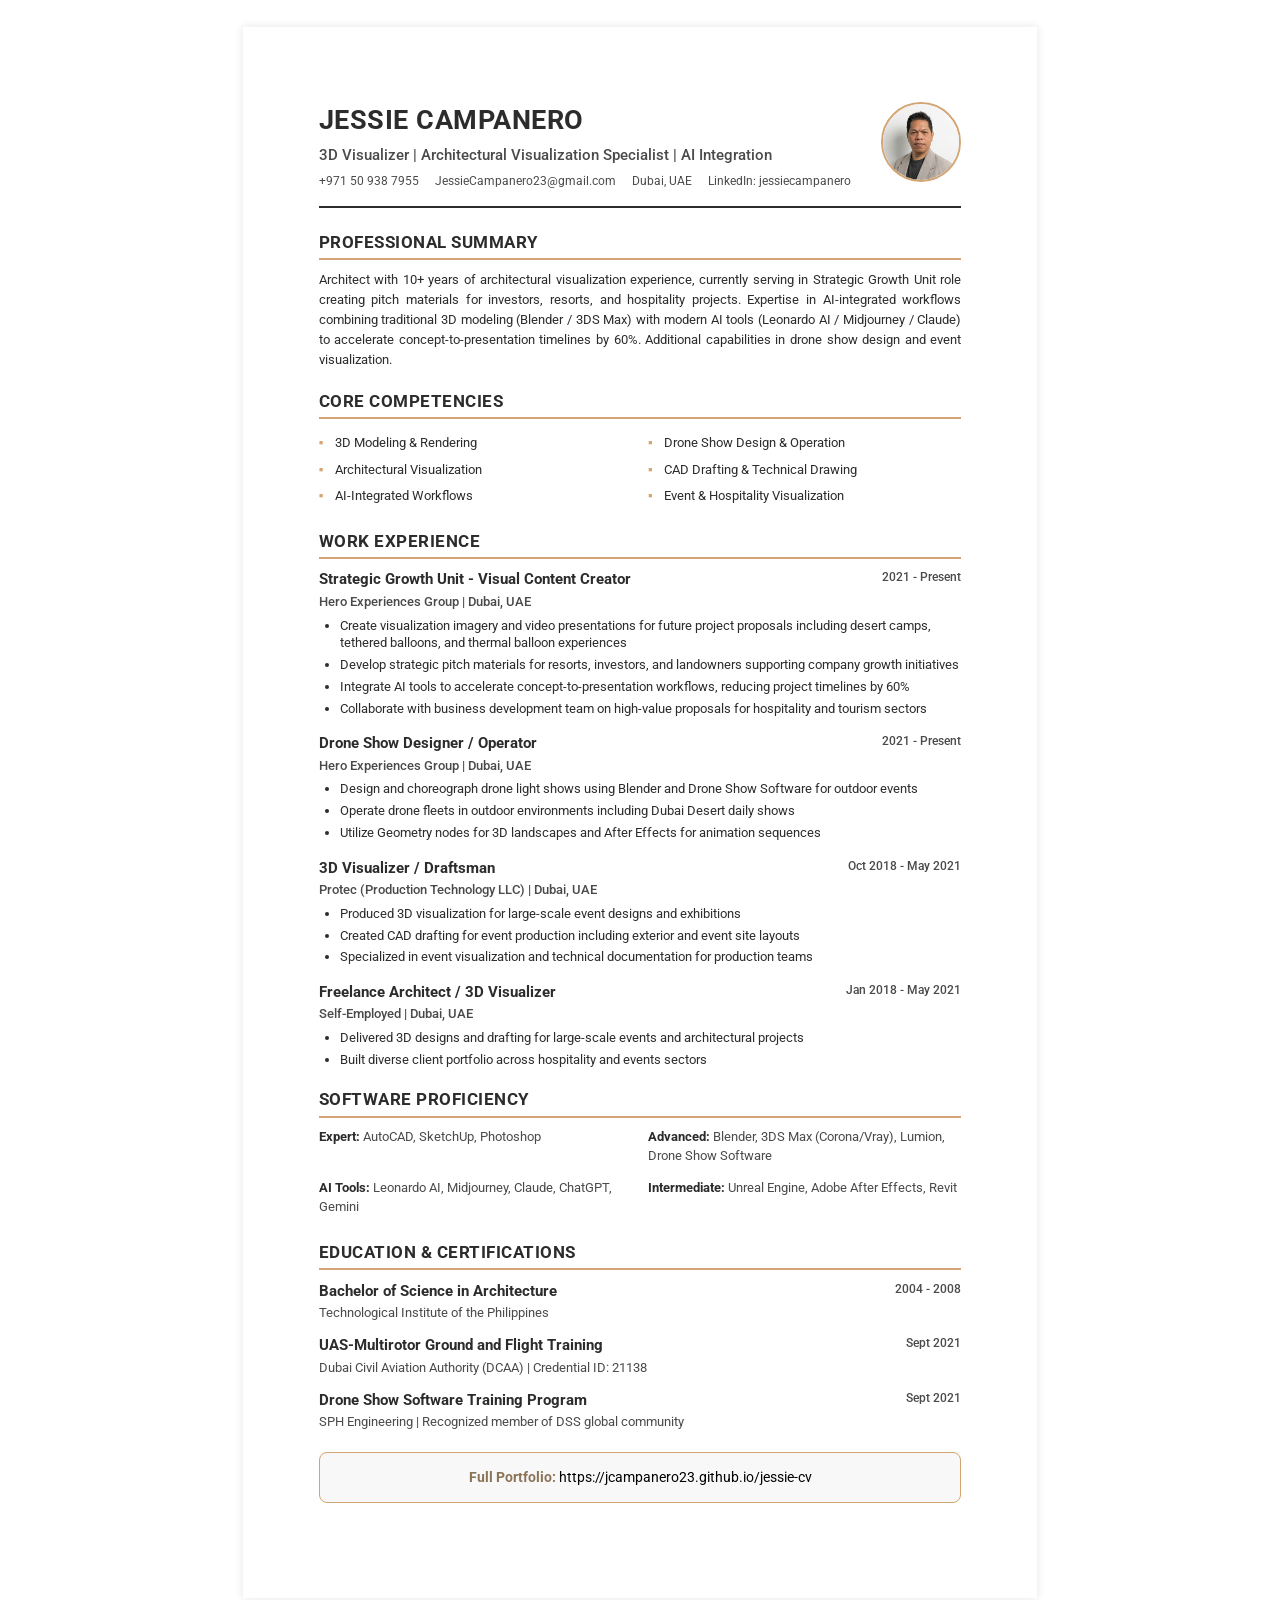
<file: cv-standard.html>
<!DOCTYPE html>
<html lang="en">
<head>
    <meta charset="UTF-8">
    <meta name="viewport" content="width=device-width, initial-scale=1.0">
    <meta name="description" content="Jessie Campanero - Traditional CV - 3D Visualizer with 10+ years of architectural visualization experience">
    <title>Jessie Campanero - CV</title>

    <!-- Google Fonts -->
    <link rel="preconnect" href="https://fonts.googleapis.com">
    <link rel="preconnect" href="https://fonts.gstatic.com" crossorigin>
    <link href="https://fonts.googleapis.com/css2?family=Roboto:wght@400;500;700&display=swap" rel="stylesheet">

    <!-- Stylesheet -->
    <link rel="stylesheet" href="css/cv-standard.css">
</head>
<body>

    <!-- Header Section -->
    <header class="cv-header">
        <div class="header-left">
            <h1 class="name">JESSIE CAMPANERO</h1>
            <p class="title">3D Visualizer | Architectural Visualization Specialist | AI Integration</p>
            <div class="contact-info">
                <span>+971 50 938 7955</span>
                <span>JessieCampanero23@gmail.com</span>
                <span>Dubai, UAE</span>
                <span><a href="https://www.linkedin.com/in/jessiecampanero" target="_blank">LinkedIn: jessiecampanero</a></span>
            </div>
        </div>
        <div class="header-right">
            <img src="images/profile.jpg" alt="Jessie Campanero" class="profile-photo">
        </div>
    </header>

    <!-- Professional Summary -->
    <section class="cv-section">
        <h2 class="section-title">Professional Summary</h2>
        <p class="summary-text">Architect with 10+ years of architectural visualization experience, currently serving in Strategic Growth Unit role creating pitch materials for investors, resorts, and hospitality projects. Expertise in AI-integrated workflows combining traditional 3D modeling (Blender / 3DS Max) with modern AI tools (Leonardo AI / Midjourney / Claude) to accelerate concept-to-presentation timelines by 60%. Additional capabilities in drone show design and event visualization.</p>
    </section>

    <!-- Core Competencies -->
    <section class="cv-section">
        <h2 class="section-title">Core Competencies</h2>
        <div class="competencies-grid">
            <ul class="competencies-column">
                <li>3D Modeling & Rendering</li>
                <li>Architectural Visualization</li>
                <li>AI-Integrated Workflows</li>
            </ul>
            <ul class="competencies-column">
                <li>Drone Show Design & Operation</li>
                <li>CAD Drafting & Technical Drawing</li>
                <li>Event & Hospitality Visualization</li>
            </ul>
        </div>
    </section>

    <!-- Work Experience -->
    <section class="cv-section">
        <h2 class="section-title">Work Experience</h2>

        <article class="experience-entry">
            <div class="experience-header">
                <div>
                    <h3 class="job-title">Strategic Growth Unit - Visual Content Creator</h3>
                    <p class="company-name">Hero Experiences Group | Dubai, UAE</p>
                </div>
                <span class="date-range">2021 - Present</span>
            </div>
            <ul class="job-bullets">
                <li>Create visualization imagery and video presentations for future project proposals including desert camps, tethered balloons, and thermal balloon experiences</li>
                <li>Develop strategic pitch materials for resorts, investors, and landowners supporting company growth initiatives</li>
                <li>Integrate AI tools to accelerate concept-to-presentation workflows, reducing project timelines by 60%</li>
                <li>Collaborate with business development team on high-value proposals for hospitality and tourism sectors</li>
            </ul>
        </article>

        <article class="experience-entry">
            <div class="experience-header">
                <div>
                    <h3 class="job-title">Drone Show Designer / Operator</h3>
                    <p class="company-name">Hero Experiences Group | Dubai, UAE</p>
                </div>
                <span class="date-range">2021 - Present</span>
            </div>
            <ul class="job-bullets">
                <li>Design and choreograph drone light shows using Blender and Drone Show Software for outdoor events</li>
                <li>Operate drone fleets in outdoor environments including Dubai Desert daily shows</li>
                <li>Utilize Geometry nodes for 3D landscapes and After Effects for animation sequences</li>
            </ul>
        </article>

        <article class="experience-entry">
            <div class="experience-header">
                <div>
                    <h3 class="job-title">3D Visualizer / Draftsman</h3>
                    <p class="company-name">Protec (Production Technology LLC) | Dubai, UAE</p>
                </div>
                <span class="date-range">Oct 2018 - May 2021</span>
            </div>
            <ul class="job-bullets">
                <li>Produced 3D visualization for large-scale event designs and exhibitions</li>
                <li>Created CAD drafting for event production including exterior and event site layouts</li>
                <li>Specialized in event visualization and technical documentation for production teams</li>
            </ul>
        </article>

        <article class="experience-entry">
            <div class="experience-header">
                <div>
                    <h3 class="job-title">Freelance Architect / 3D Visualizer</h3>
                    <p class="company-name">Self-Employed | Dubai, UAE</p>
                </div>
                <span class="date-range">Jan 2018 - May 2021</span>
            </div>
            <ul class="job-bullets">
                <li>Delivered 3D designs and drafting for large-scale events and architectural projects</li>
                <li>Built diverse client portfolio across hospitality and events sectors</li>
            </ul>
        </article>
    </section>

    <!-- Software Proficiency -->
    <section class="cv-section">
        <h2 class="section-title">Software Proficiency</h2>
        <div class="software-grid">
            <div class="software-category">
                <h4>Expert:</h4>
                <p>AutoCAD, SketchUp, Photoshop</p>
            </div>
            <div class="software-category">
                <h4>Advanced:</h4>
                <p>Blender, 3DS Max (Corona/Vray), Lumion, Drone Show Software</p>
            </div>
            <div class="software-category">
                <h4>AI Tools:</h4>
                <p>Leonardo AI, Midjourney, Claude, ChatGPT, Gemini</p>
            </div>
            <div class="software-category">
                <h4>Intermediate:</h4>
                <p>Unreal Engine, Adobe After Effects, Revit</p>
            </div>
        </div>
    </section>

    <!-- Education & Certifications -->
    <section class="cv-section">
        <h2 class="section-title">Education & Certifications</h2>

        <article class="education-entry">
            <div class="education-header">
                <div>
                    <h3 class="degree-title">Bachelor of Science in Architecture</h3>
                    <p class="institution-name">Technological Institute of the Philippines</p>
                </div>
                <span class="date-range">2004 - 2008</span>
            </div>
        </article>

        <article class="education-entry">
            <div class="education-header">
                <div>
                    <h3 class="degree-title">UAS-Multirotor Ground and Flight Training</h3>
                    <p class="institution-name">Dubai Civil Aviation Authority (DCAA) | Credential ID: 21138</p>
                </div>
                <span class="date-range">Sept 2021</span>
            </div>
        </article>

        <article class="education-entry">
            <div class="education-header">
                <div>
                    <h3 class="degree-title">Drone Show Software Training Program</h3>
                    <p class="institution-name">SPH Engineering | Recognized member of DSS global community</p>
                </div>
                <span class="date-range">Sept 2021</span>
            </div>
        </article>
    </section>

    <!-- Portfolio Link -->
    <section class="cv-section portfolio-link-section">
        <p class="web-reference">
            <strong>Full Portfolio:</strong> https://jcampanero23.github.io/jessie-cv
        </p>
    </section>

</body>
</html>
</file>
<file: css/styles.css>
/* ==========================================
   CSS RESET AND BASE STYLES
   ========================================== */

* {
    margin: 0;
    padding: 0;
    box-sizing: border-box;
}

html {
    scroll-behavior: smooth;
    font-size: 16px;
}

body {
    font-family: 'Roboto', -apple-system, BlinkMacSystemFont, 'Segoe UI', Arial, sans-serif;
    line-height: 1.6;
    color: #333333;
    background-color: #ffffff;
    overflow-x: hidden;
}

img {
    max-width: 100%;
    height: auto;
    display: block;
}

a {
    color: inherit;
    text-decoration: none;
}

a:hover {
    color: #D4A574;
}

ul {
    list-style-position: inside;
}

button {
    font-family: inherit;
    cursor: pointer;
    border: none;
    background: none;
}

/* ==========================================
   CSS CUSTOM PROPERTIES
   ========================================== */

:root {
    /* Colors - Desert Palette */
    --color-sand: #D4A574;
    --color-terracotta: #C86B3C;
    --color-sage: #8B9D83;
    --color-slate: #4A4A4A;
    --color-charcoal: #2C2C2C;
    --color-warm-white: #FAF8F5;
    --color-off-white: #F5F3F0;

    /* Typography */
    --font-primary: 'Roboto', -apple-system, BlinkMacSystemFont, 'Segoe UI', Arial, sans-serif;
    --font-weight-regular: 400;
    --font-weight-medium: 500;
    --font-weight-bold: 700;

    /* Font Sizes */
    --font-size-xs: 0.75rem;      /* 12px */
    --font-size-sm: 0.875rem;     /* 14px */
    --font-size-base: 1rem;       /* 16px */
    --font-size-lg: 1.125rem;     /* 18px */
    --font-size-xl: 1.25rem;      /* 20px */
    --font-size-2xl: 1.5rem;      /* 24px */
    --font-size-3xl: 1.875rem;    /* 30px */
    --font-size-4xl: 2.25rem;     /* 36px */
    --font-size-5xl: 3rem;        /* 48px */

    /* Spacing */
    --spacing-xs: 0.5rem;         /* 8px */
    --spacing-sm: 0.75rem;        /* 12px */
    --spacing-md: 1rem;           /* 16px */
    --spacing-lg: 1.5rem;         /* 24px */
    --spacing-xl: 2rem;           /* 32px */
    --spacing-2xl: 3rem;          /* 48px */
    --spacing-3xl: 4rem;          /* 64px */

    /* Layout */
    --container-max-width: 1200px;
    --container-padding: 2rem;

    /* Border Radius */
    --radius-sm: 4px;
    --radius-md: 8px;
    --radius-lg: 12px;
    --radius-full: 9999px;
}

/* ==========================================
   UTILITY CLASSES
   ========================================== */

.container {
    max-width: var(--container-max-width);
    margin: 0 auto;
    padding: 0 var(--container-padding);
}

.section-title {
    font-size: var(--font-size-3xl);
    font-weight: var(--font-weight-bold);
    color: var(--color-charcoal);
    margin-bottom: var(--spacing-xl);
    position: relative;
    padding-bottom: var(--spacing-sm);
}

.section-title::after {
    content: '';
    position: absolute;
    bottom: 0;
    left: 0;
    width: 60px;
    height: 3px;
    background-color: var(--color-sand);
}

.icon {
    width: 18px;
    height: 18px;
    stroke: currentColor;
    vertical-align: middle;
}

/* ==========================================
   HEADER SECTION
   ========================================== */

.header {
    background-color: var(--color-charcoal);
    color: #ffffff;
    padding: var(--spacing-md) 0;
    box-shadow: 0 2px 8px rgba(0, 0, 0, 0.1);
}

.header-content {
    display: flex;
    justify-content: space-between;
    align-items: flex-start;
    gap: var(--spacing-xl);
}

.header-left {
    flex: 1;
}

.name {
    font-size: var(--font-size-4xl);
    font-weight: var(--font-weight-bold);
    letter-spacing: 0.5px;
    margin-bottom: var(--spacing-xs);
    color: #ffffff;
}

.title {
    font-size: var(--font-size-lg);
    color: var(--color-sand);
    margin-bottom: var(--spacing-md);
    font-weight: var(--font-weight-medium);
}

.contact-bar {
    display: flex;
    flex-wrap: wrap;
    gap: var(--spacing-md) var(--spacing-lg);
    font-size: var(--font-size-sm);
}

.contact-item {
    display: flex;
    align-items: center;
    gap: var(--spacing-xs);
}

.contact-item a {
    color: var(--color-sand);
    transition: color 0.3s ease;
}

.contact-item a:hover {
    color: #ffffff;
    text-decoration: underline;
}

.header-right {
    display: flex;
    flex-direction: column;
    align-items: center;
    gap: var(--spacing-md);
}

.profile-photo {
    width: 120px;
    height: 120px;
    border-radius: var(--radius-full);
    border: 3px solid var(--color-sand);
    object-fit: cover;
}

.btn-print {
    display: inline-flex;
    align-items: center;
    gap: var(--spacing-xs);
    padding: var(--spacing-sm) var(--spacing-lg);
    background-color: var(--color-sand);
    color: var(--color-charcoal);
    font-size: var(--font-size-sm);
    font-weight: var(--font-weight-medium);
    border-radius: var(--radius-md);
    transition: background-color 0.3s ease, transform 0.2s ease;
}

.btn-print:hover {
    background-color: var(--color-terracotta);
    color: #ffffff;
    transform: translateY(-2px);
}

/* ==========================================
   HERO SECTION
   ========================================== */

.hero {
    position: relative;
    height: 500px;
    overflow: hidden;
    display: flex;
    align-items: center;
    justify-content: center;
}

.hero-image {
    position: absolute;
    top: 0;
    left: 0;
    width: 100%;
    height: 100%;
    z-index: 1;
}

.hero-image img {
    width: 100%;
    height: 100%;
    object-fit: cover;
    object-position: center;
}

.hero-overlay {
    position: absolute;
    top: 0;
    left: 0;
    width: 100%;
    height: 100%;
    background: linear-gradient(135deg, rgba(44, 44, 44, 0.7) 0%, rgba(212, 165, 116, 0.3) 100%);
    z-index: 2;
}

.hero-content {
    position: relative;
    z-index: 3;
    text-align: center;
    padding: 0 var(--spacing-xl);
}

.hero-content h2 {
    font-size: var(--font-size-3xl);
    font-weight: var(--font-weight-bold);
    color: #ffffff;
    text-shadow: 2px 2px 4px rgba(0, 0, 0, 0.5);
    max-width: 800px;
    margin: 0 auto;
    line-height: 1.3;
}

/* ==========================================
   PROFILE SUMMARY SECTION
   ========================================== */

.profile-summary {
    padding: var(--spacing-3xl) 0;
    background-color: var(--color-warm-white);
}

.profile-summary h2 {
    font-size: var(--font-size-3xl);
    font-weight: var(--font-weight-bold);
    color: var(--color-charcoal);
    margin-bottom: var(--spacing-lg);
}

.summary-content {
    display: flex;
    flex-direction: column;
    gap: var(--spacing-md);
}

.summary-content p {
    font-size: var(--font-size-lg);
    color: var(--color-slate);
    line-height: 1.8;
}

/* ==========================================
   FEATURED PROJECTS SECTION
   ========================================== */

.featured-projects {
    padding: var(--spacing-3xl) 0;
    background-color: #ffffff;
}

.projects-grid {
    display: grid;
    gap: var(--spacing-2xl);
}

.project-card {
    display: grid;
    grid-template-columns: 1fr 1fr;
    gap: var(--spacing-xl);
    padding: var(--spacing-xl);
    background-color: var(--color-off-white);
    border-radius: var(--radius-lg);
    transition: box-shadow 0.3s ease, transform 0.3s ease;
}

.project-card:hover {
    box-shadow: 0 8px 24px rgba(0, 0, 0, 0.12);
    transform: translateY(-4px);
}

.project-card.featured {
    border: 2px solid var(--color-sand);
}

.project-media {
    display: flex;
    align-items: center;
}

.video-container {
    position: relative;
    width: 100%;
    padding-bottom: 56.25%; /* 16:9 aspect ratio */
    background-color: #000000;
    border-radius: var(--radius-md);
    overflow: hidden;
}

.video-container iframe {
    position: absolute;
    top: 0;
    left: 0;
    width: 100%;
    height: 100%;
}

.image-gallery {
    display: grid;
    gap: var(--spacing-sm);
}

.image-gallery img {
    width: 100%;
    border-radius: var(--radius-md);
    object-fit: cover;
}

.project-content {
    display: flex;
    flex-direction: column;
    gap: var(--spacing-md);
}

.project-badges {
    display: flex;
    flex-wrap: wrap;
    gap: var(--spacing-xs);
}

.badge {
    display: inline-block;
    padding: var(--spacing-xs) var(--spacing-sm);
    background-color: var(--color-terracotta);
    color: #ffffff;
    font-size: var(--font-size-xs);
    font-weight: var(--font-weight-medium);
    border-radius: var(--radius-sm);
    text-transform: uppercase;
    letter-spacing: 0.5px;
}

.project-title {
    font-size: var(--font-size-2xl);
    font-weight: var(--font-weight-bold);
    color: var(--color-charcoal);
}

.project-description {
    font-size: var(--font-size-base);
    color: var(--color-slate);
    line-height: 1.7;
}

.project-tech {
    display: flex;
    flex-wrap: wrap;
    gap: var(--spacing-xs);
}

.tech-tag {
    display: inline-block;
    padding: var(--spacing-xs) var(--spacing-md);
    background-color: var(--color-sage);
    color: #ffffff;
    font-size: var(--font-size-sm);
    border-radius: var(--radius-full);
}

/* ==========================================
   AI WORKFLOW SECTION
   ========================================== */

.ai-workflow {
    padding: var(--spacing-3xl) 0;
    background-color: var(--color-warm-white);
}

.workflow-diagram {
    display: flex;
    align-items: center;
    justify-content: space-between;
    gap: var(--spacing-md);
    margin-bottom: var(--spacing-xl);
    flex-wrap: wrap;
}

.workflow-step {
    flex: 1;
    min-width: 200px;
    min-height: 250px;
    padding: var(--spacing-lg);
    background-color: #ffffff;
    border-radius: var(--radius-lg);
    box-shadow: 0 2px 8px rgba(0, 0, 0, 0.08);
    text-align: center;
    display: flex;
    flex-direction: column;
    justify-content: flex-start;
}

.step-number {
    width: 48px;
    height: 48px;
    margin: 0 auto var(--spacing-md);
    background-color: var(--color-sand);
    color: #ffffff;
    font-size: var(--font-size-xl);
    font-weight: var(--font-weight-bold);
    border-radius: var(--radius-full);
    display: flex;
    align-items: center;
    justify-content: center;
}

.step-title {
    font-size: var(--font-size-lg);
    font-weight: var(--font-weight-bold);
    color: var(--color-charcoal);
    margin-bottom: var(--spacing-sm);
}

.step-description {
    font-size: var(--font-size-sm);
    color: var(--color-slate);
    line-height: 1.6;
}

.workflow-arrow {
    font-size: var(--font-size-3xl);
    color: var(--color-sand);
    font-weight: var(--font-weight-bold);
}

.workflow-note {
    font-size: var(--font-size-base);
    color: var(--color-slate);
    line-height: 1.7;
    font-style: italic;
    padding: var(--spacing-lg);
    background-color: #ffffff;
    border-left: 4px solid var(--color-sand);
    border-radius: var(--radius-md);
}

/* ==========================================
   WORK EXPERIENCE SECTION
   ========================================== */

.work-experience {
    padding: var(--spacing-3xl) 0;
    background-color: #ffffff;
}

.experience-item {
    margin-bottom: var(--spacing-xl);
    padding: var(--spacing-xl);
    background-color: var(--color-off-white);
    border-radius: var(--radius-lg);
    border-left: 4px solid var(--color-sand);
}

.experience-item.featured {
    background-color: var(--color-warm-white);
    border-left: 4px solid var(--color-terracotta);
}

.experience-header {
    display: flex;
    justify-content: space-between;
    align-items: flex-start;
    margin-bottom: var(--spacing-md);
    gap: var(--spacing-md);
}

.experience-title {
    font-size: var(--font-size-xl);
    font-weight: var(--font-weight-bold);
    color: var(--color-charcoal);
    margin-bottom: var(--spacing-xs);
}

.experience-company {
    font-size: var(--font-size-base);
    color: var(--color-slate);
    font-weight: var(--font-weight-medium);
}

.experience-date {
    font-size: var(--font-size-sm);
    color: var(--color-slate);
    white-space: nowrap;
    font-weight: var(--font-weight-medium);
}

.experience-bullets {
    list-style-type: disc;
    padding-left: var(--spacing-lg);
    color: var(--color-slate);
}

.experience-bullets li {
    margin-bottom: var(--spacing-sm);
    line-height: 1.7;
}

/* ==========================================
   SOFTWARE PROFICIENCY SECTION
   ========================================== */

.software-proficiency {
    padding: var(--spacing-3xl) 0;
    background-color: var(--color-warm-white);
}

.skills-grid {
    display: grid;
    grid-template-columns: repeat(auto-fit, minmax(250px, 1fr));
    gap: var(--spacing-xl);
    margin-bottom: var(--spacing-xl);
}

.skill-category {
    padding: var(--spacing-lg);
    background-color: #ffffff;
    border-radius: var(--radius-lg);
    box-shadow: 0 2px 8px rgba(0, 0, 0, 0.06);
}

.skill-category.highlight {
    background-color: var(--color-charcoal);
    color: #ffffff;
}

.skill-level {
    font-size: var(--font-size-lg);
    font-weight: var(--font-weight-bold);
    color: var(--color-charcoal);
    margin-bottom: var(--spacing-md);
}

.skill-category.highlight .skill-level {
    color: var(--color-sand);
}

.skill-items {
    display: flex;
    flex-wrap: wrap;
    gap: var(--spacing-xs);
}

.skill-badge {
    display: inline-block;
    padding: var(--spacing-xs) var(--spacing-md);
    font-size: var(--font-size-sm);
    font-weight: var(--font-weight-medium);
    border-radius: var(--radius-full);
    color: #ffffff;
}

.skill-badge.expert {
    background-color: var(--color-terracotta);
}

.skill-badge.advanced {
    background-color: var(--color-sand);
}

.skill-badge.intermediate {
    background-color: var(--color-sage);
}

.skill-badge.ai {
    background-color: var(--color-slate);
}

.skills-note {
    font-size: var(--font-size-base);
    color: var(--color-slate);
    font-style: italic;
    text-align: center;
}

/* ==========================================
   EDUCATION SECTION
   ========================================== */

.education {
    padding: var(--spacing-3xl) 0;
    background-color: #ffffff;
}

.education-item {
    margin-bottom: var(--spacing-xl);
    padding: var(--spacing-lg);
    background-color: var(--color-off-white);
    border-radius: var(--radius-lg);
}

.education-header {
    display: flex;
    justify-content: space-between;
    align-items: flex-start;
    margin-bottom: var(--spacing-sm);
    gap: var(--spacing-md);
}

.education-title {
    font-size: var(--font-size-xl);
    font-weight: var(--font-weight-bold);
    color: var(--color-charcoal);
}

.education-date {
    font-size: var(--font-size-sm);
    color: var(--color-slate);
    white-space: nowrap;
}

.education-institution {
    font-size: var(--font-size-base);
    color: var(--color-slate);
    margin-bottom: var(--spacing-xs);
    font-weight: var(--font-weight-medium);
}

.education-details {
    font-size: var(--font-size-sm);
    color: var(--color-slate);
}

/* ==========================================
   PORTFOLIO THUMBNAILS SECTION
   ========================================== */

.portfolio-thumbnails {
    padding: var(--spacing-3xl) 0;
    background-color: var(--color-warm-white);
}

.thumbnails-grid {
    display: grid;
    grid-template-columns: repeat(auto-fit, minmax(300px, 1fr));
    gap: var(--spacing-lg);
}

.thumbnail-item {
    position: relative;
    overflow: hidden;
    border-radius: var(--radius-lg);
    box-shadow: 0 4px 12px rgba(0, 0, 0, 0.1);
    transition: transform 0.3s ease, box-shadow 0.3s ease;
}

.thumbnail-item:hover {
    transform: translateY(-4px);
    box-shadow: 0 8px 24px rgba(0, 0, 0, 0.15);
}

.thumbnail-item img {
    width: 100%;
    height: 250px;
    object-fit: cover;
    display: block;
}

.thumbnail-item figcaption {
    padding: var(--spacing-md);
    background-color: #ffffff;
    font-size: var(--font-size-base);
    font-weight: var(--font-weight-medium);
    color: var(--color-charcoal);
    text-align: center;
}

/* ==========================================
   SCROLL TO PRINT BUTTON (HEADER)
   ========================================== */

.btn-scroll-print {
    display: inline-flex;
    align-items: center;
    gap: var(--spacing-xs);
    padding: var(--spacing-sm) var(--spacing-lg);
    background-color: var(--color-sand);
    color: white;
    border-radius: var(--radius-md);
    font-size: var(--font-size-base);
    font-weight: var(--font-weight-medium);
    border: 2px solid var(--color-sand);
    transition: all 0.3s ease;
}

.btn-scroll-print:hover {
    background-color: var(--color-terracotta);
    border-color: var(--color-terracotta);
    transform: translateY(-2px);
    box-shadow: 0 4px 12px rgba(0, 0, 0, 0.15);
}

/* ==========================================
   FOOTER SECTION
   ========================================== */

.footer {
    padding: var(--spacing-2xl) 0 var(--spacing-lg);
    background-color: var(--color-charcoal);
    color: #ffffff;
}

.footer-content {
    display: grid;
    grid-template-columns: repeat(auto-fit, minmax(200px, 1fr));
    gap: var(--spacing-xl);
    margin-bottom: var(--spacing-xl);
}

.footer-contact h3,
.footer-links h3,
.footer-note h3 {
    font-size: var(--font-size-lg);
    font-weight: var(--font-weight-bold);
    color: var(--color-sand);
    margin-bottom: var(--spacing-md);
}

.footer-contact p,
.footer-note p {
    font-size: var(--font-size-sm);
    color: #ffffff;
    margin-bottom: var(--spacing-xs);
}

.footer-links ul {
    list-style: none;
}

.footer-links li {
    margin-bottom: var(--spacing-xs);
}

.footer-links a {
    font-size: var(--font-size-sm);
    color: #ffffff;
    transition: color 0.3s ease;
}

.footer-links a:hover {
    color: var(--color-sand);
}

.footer-bottom {
    padding-top: var(--spacing-lg);
    border-top: 1px solid rgba(255, 255, 255, 0.1);
    text-align: center;
}

.footer-bottom p {
    font-size: var(--font-size-sm);
    color: rgba(255, 255, 255, 0.7);
}

/* Footer Download Buttons */
.footer-downloads {
    text-align: center;
}

.footer-downloads h3 {
    font-size: var(--font-size-lg);
    font-weight: var(--font-weight-bold);
    margin-bottom: var(--spacing-md);
    color: #D4A574; /* Sand color */
}

.footer-buttons {
    display: flex;
    justify-content: center;
    gap: var(--spacing-md);
    flex-wrap: wrap;
}

.btn-footer-portfolio,
.btn-footer-standard {
    display: inline-flex;
    align-items: center;
    gap: var(--spacing-xs);
    padding: var(--spacing-sm) var(--spacing-md);
    background-color: #D4A574;
    color: white;
    border: 2px solid #D4A574;
    border-radius: var(--radius-md);
    font-size: var(--font-size-sm);
    font-weight: var(--font-weight-medium);
    transition: all 0.3s ease;
    cursor: pointer;
}

.btn-footer-portfolio:hover,
.btn-footer-standard:hover {
    background-color: #C4956F;
    border-color: #C4956F;
    transform: translateY(-2px);
    box-shadow: 0 4px 12px rgba(0, 0, 0, 0.15);
}

.btn-footer-standard {
    background-color: transparent;
    color: #D4A574;
}

.btn-footer-standard:hover {
    background-color: #D4A574;
    color: white;
}

.print-tip {
    margin-top: var(--spacing-md);
    font-size: var(--font-size-sm);
    color: #8B9D83;
    text-align: center;
    line-height: 1.6;
}

.print-tip strong {
    color: #D4A574;
}

/* ===================================
   Portfolio Gallery - Print Only
   =================================== */

.portfolio-gallery-print {
    display: none; /* Hidden on web */
}

/* Print-only elements - Hidden on web */
.featured-projects-print,
.header-print {
    display: none;
}

/* ==========================================
   RESPONSIVE STYLES - MOBILE
   ========================================== */

@media (max-width: 767px) {
    :root {
        --container-padding: 1rem;
        --font-size-4xl: 1.875rem; /* 30px */
        --font-size-3xl: 1.5rem;   /* 24px */
    }

    .header-content {
        flex-direction: column;
        align-items: center;
        text-align: center;
    }

    .contact-bar {
        flex-direction: column;
        gap: var(--spacing-sm);
    }

    .profile-photo {
        width: 100px;
        height: 100px;
    }

    .hero {
        height: 300px;
    }

    .hero-content h2 {
        font-size: var(--font-size-xl);
    }

    .project-card {
        grid-template-columns: 1fr;
    }

    .workflow-diagram {
        flex-direction: column;
    }

    .workflow-arrow {
        transform: rotate(90deg);
    }

    .experience-header {
        flex-direction: column;
        align-items: flex-start;
    }

    .education-header {
        flex-direction: column;
        align-items: flex-start;
    }

    .thumbnails-grid {
        grid-template-columns: 1fr;
    }

    .footer-buttons {
        flex-direction: column;
        align-items: center;
    }

    .btn-footer-portfolio,
    .btn-footer-standard {
        width: 100%;
        max-width: 250px;
    }
}

/* ==========================================
   RESPONSIVE STYLES - TABLET
   ========================================== */

@media (max-width: 1023px) {
    .project-card {
        grid-template-columns: 1fr;
    }

    .skills-grid {
        grid-template-columns: repeat(auto-fit, minmax(200px, 1fr));
    }

    .workflow-step {
        min-width: 150px;
    }
}

/* ==========================================
   WORK CATEGORIES SECTION
   ========================================== */

.work-categories {
    padding: 80px 0;
    background-color: #f8f9fa;
}

.categories-grid {
    display: grid;
    grid-template-columns: repeat(3, 1fr);
    gap: 40px;
    margin-top: 40px;
}

.category-card {
    background: white;
    border-radius: 12px;
    padding: 25px;
    box-shadow: 0 2px 8px rgba(0, 0, 0, 0.1);
    transition: transform 0.3s ease, box-shadow 0.3s ease;
    cursor: pointer;
}

.category-card:hover {
    transform: translateY(-5px);
    box-shadow: 0 8px 20px rgba(0, 0, 0, 0.15);
}

.category-card:focus {
    outline: 2px solid #D4A574;
    outline-offset: 4px;
}

.category-title {
    font-size: 1.25rem;
    font-weight: 600;
    margin-top: 20px;
    margin-bottom: 8px;
    text-align: center;
    color: #333;
}

.category-count {
    font-size: 0.9rem;
    color: #666;
    text-align: center;
    margin: 0;
}

/* Deck Card Effect */
.card-deck-wrapper {
    position: relative;
    width: 100%;
    padding-bottom: 75%; /* 4:3 aspect ratio */
    margin-bottom: 15px;
}

.card-deck-wrapper::before,
.card-deck-wrapper::after {
    content: '';
    position: absolute;
    width: 100%;
    height: 100%;
    border-radius: 8px;
    z-index: 0;
}

.card-deck-wrapper::before {
    top: 12px;
    left: 12px;
    transform: rotate(2deg);
    background: rgba(160, 160, 160, 0.8);
}

.card-deck-wrapper::after {
    top: 6px;
    left: 6px;
    transform: rotate(1deg);
    background: rgba(220, 220, 220, 0.75);
}

.preview-image {
    position: absolute;
    top: 0;
    left: 0;
    width: 100%;
    height: 100%;
    z-index: 1;
    border-radius: 8px;
    overflow: hidden;
    box-shadow: 0 4px 12px rgba(0, 0, 0, 0.15);
}

.preview-image img {
    width: 100%;
    height: 100%;
    object-fit: cover;
    transition: transform 0.3s ease;
}

.category-card:hover .preview-image img {
    transform: scale(1.05);
}

/* Responsive Grid */
@media (max-width: 1023px) {
    .categories-grid {
        grid-template-columns: repeat(2, 1fr);
        gap: 30px;
    }
}

@media (max-width: 767px) {
    .work-categories {
        padding: 60px 0;
    }

    .categories-grid {
        grid-template-columns: 1fr;
        gap: 25px;
    }

    .category-card {
        padding: 20px;
    }

    .category-title {
        font-size: 1.1rem;
    }
}

/* ==========================================
   GALLERY MODAL
   ========================================== */

.modal-gallery {
    position: fixed;
    top: 0;
    left: 0;
    width: 100%;
    height: 100%;
    z-index: 9999;
    display: none;
    opacity: 0;
    transition: opacity 0.3s ease;
}

.modal-gallery.active {
    display: flex;
    align-items: center;
    justify-content: center;
}

.modal-gallery.visible {
    opacity: 1;
}

.modal-overlay {
    position: absolute;
    top: 0;
    left: 0;
    width: 100%;
    height: 100%;
    background: rgba(0, 0, 0, 0.85);
    cursor: pointer;
}

.modal-content {
    position: relative;
    width: 90%;
    max-width: 1200px;
    max-height: 90vh;
    background: #1a1a1a;
    border-radius: 12px;
    overflow: hidden;
    z-index: 10000;
}

.modal-header {
    display: flex;
    justify-content: space-between;
    align-items: center;
    padding: 20px 30px;
    background: rgba(0, 0, 0, 0.5);
    border-bottom: 1px solid rgba(255, 255, 255, 0.1);
}

.modal-title {
    color: white;
    font-size: 1.5rem;
    font-weight: 600;
    margin: 0;
}

.modal-close {
    width: 40px;
    height: 40px;
    border-radius: 50%;
    background: rgba(255, 255, 255, 0.2);
    color: white;
    font-size: 28px;
    line-height: 1;
    display: flex;
    align-items: center;
    justify-content: center;
    transition: background 0.3s ease;
}

.modal-close:hover {
    background: rgba(255, 255, 255, 0.3);
}

.modal-close:focus {
    outline: 2px solid white;
    outline-offset: 2px;
}

.modal-body {
    padding: 30px;
}

/* Swiper Main Carousel */
.gallery-swiper {
    margin-bottom: 20px;
}

.gallery-swiper .swiper-slide {
    display: flex;
    align-items: center;
    justify-content: center;
    background: #000;
}

.gallery-swiper .swiper-slide img {
    width: 100%;
    height: 60vh;
    object-fit: contain;
}

.gallery-swiper .swiper-button-prev,
.gallery-swiper .swiper-button-next {
    color: white;
    background: rgba(255, 255, 255, 0.2);
    width: 50px;
    height: 50px;
    border-radius: 50%;
}

.gallery-swiper .swiper-button-prev:hover,
.gallery-swiper .swiper-button-next:hover {
    background: rgba(255, 255, 255, 0.3);
}

.gallery-swiper .swiper-button-prev::after,
.gallery-swiper .swiper-button-next::after {
    font-size: 20px;
}

.gallery-swiper .swiper-pagination {
    bottom: 10px;
}

.gallery-swiper .swiper-pagination-bullet {
    background: white;
    opacity: 0.5;
}

.gallery-swiper .swiper-pagination-bullet-active {
    opacity: 1;
    background: #D4A574;
}

/* Swiper Thumbnail Strip */
.gallery-thumbs {
    height: 80px;
    box-sizing: border-box;
    padding: 0;
}

.gallery-thumbs .swiper-slide {
    width: 100px;
    height: 80px;
    opacity: 0.4;
    cursor: pointer;
    border-radius: 6px;
    overflow: hidden;
    border: 2px solid transparent;
    transition: opacity 0.3s ease, border-color 0.3s ease;
}

.gallery-thumbs .swiper-slide:hover {
    opacity: 0.7;
}

.gallery-thumbs .swiper-slide-thumb-active {
    opacity: 1;
    border-color: #D4A574;
}

.gallery-thumbs .swiper-slide img {
    width: 100%;
    height: 100%;
    object-fit: cover;
}

/* Modal Responsive */
@media (max-width: 767px) {
    .modal-content {
        width: 95%;
        max-height: 95vh;
    }

    .modal-header {
        padding: 15px 20px;
    }

    .modal-title {
        font-size: 1.2rem;
    }

    .modal-close {
        width: 35px;
        height: 35px;
        font-size: 24px;
    }

    .modal-body {
        padding: 20px 15px;
    }

    .gallery-swiper .swiper-slide img {
        max-height: 50vh;
    }

    .gallery-swiper .swiper-button-prev,
    .gallery-swiper .swiper-button-next {
        width: 40px;
        height: 40px;
    }

    .gallery-thumbs {
        height: 60px;
    }

    .gallery-thumbs .swiper-slide {
        width: 80px;
        height: 60px;
    }
}

/* Hide in Print */
@media print {
    .work-categories {
        display: none;
    }

    .modal-gallery {
        display: none !important;
    }
}
</file>
<file: css/print.css>
/* ===================================
   Full Portfolio Print Stylesheet
   Multi-page detailed portfolio with all images
   =================================== */

@media print {
    /* Page setup for professional portfolio */
    @page {
        size: A4;
        margin: 15mm;
    }

    /* Hide web version elements */
    .header,
    .btn-scroll-print,
    .print-section,
    .print-tip,
    .footer {
        display: none !important;
    }

    /* Show print-only elements */
    .header-print {
        display: block !important;
    }

    /* Keep white background but allow some colors */
    body {
        background: white !important;
        color: #1e293b !important;
        font-size: 10pt;
        line-height: 1.5;
    }

    /* Preserve brand colors for visual appeal */
    .section-title {
        color: #1e293b !important;
    }

    .section-title::after {
        background-color: #D4A574 !important; /* Sand accent color */
    }

    .title {
        color: #D4A574 !important; /* Professional title in sand */
    }

    /* Print-only Header - Works with or without background graphics */
    .header-print {
        background-color: #f5f5f5; /* Light gray background - always visible */
        padding: 12pt;
        margin-bottom: 10pt;
        border-bottom: 3pt solid #D4A574; /* Sand accent border */
    }

    .header-print-content {
        display: flex;
        justify-content: space-between;
        align-items: center;
        gap: 15pt;
    }

    .header-print-left {
        flex: 1;
    }

    .header-print-name {
        color: #1e293b; /* Dark slate - always readable */
        font-size: 20pt;
        font-weight: bold;
        margin: 0 0 4pt 0;
        letter-spacing: 0.5px;
    }

    .header-print-title {
        color: #8B7355; /* Darker sand - professional */
        font-size: 10pt;
        margin: 0 0 6pt 0;
        font-weight: 500;
    }

    .header-print-contact {
        font-size: 9pt;
        color: #4a4a4a; /* Medium gray - readable */
        line-height: 1.4;
    }

    .header-print-contact span {
        color: #4a4a4a;
        margin-right: 4pt;
    }

    .header-print-right {
        flex-shrink: 0;
    }

    .header-print-photo {
        width: 70px;
        height: 70px;
        border-radius: 50%;
        border: 3px solid #D4A574; /* Sand border matches accent */
        object-fit: cover;
        box-shadow: 0 2px 4px rgba(0,0,0,0.1);
    }

    /* Hero section - keep visible */
    .hero {
        height: 250px !important; /* Reduced from 250px */
        page-break-after: avoid;
        margin-bottom: 10pt;
    }

    .hero-tagline {
        font-size: 16pt !important;
        color: white !important;
    }

    /* Section spacing */
    section {
        page-break-inside: avoid;
        margin-bottom: 10pt; /* Reduced from 15pt */
    }

    .container {
        max-width: 100% !important;
        padding: 0 !important;
    }

    /* Profile summary */
    .profile-summary {
        background-color: #f8f8f8 !important;
        padding: 12pt;
        margin-bottom: 10pt;
    }

    .summary-content p {
        margin-bottom: 8pt;
        font-size: 10pt;
        line-height: 1.6;
        color: #2d2d2d !important; /* Dark for readability */
    }

    /* Featured Projects - KEEP ALL IMAGES */
    .featured-projects {
        page-break-before: always; /* Start on new page */
    }

    .project-card {
        page-break-inside: avoid;
        margin-bottom: 12pt; /* Reduced from 20pt */
        border: 1px solid #e0e0e0 !important;
        padding: 10pt;
        background-color: #fafafa !important;
    }

    .project-card.featured {
        border: 2px solid #D4A574 !important;
    }

    /* HIDE VIDEO - Show only image-based projects */
    .video-container {
        display: none !important;
    }

    /* Show project images - FULL SIZE */
    .project-media {
        margin-bottom: 2pt;
    }

    .image-gallery {
        display: grid !important;
        grid-template-columns: 1fr 1fr;
        gap: 8pt;
        margin-bottom: 10pt;
    }

    .image-gallery img {
        width: 100% !important;
        height: auto !important;
        max-height: none !important;
        border: 1px solid #ddd !important;
    }

    .project-media img {
        width: 100% !important;
        height: auto !important;
        max-height: 300px !important;
        object-fit: contain !important;
    }

    /* Project content */
    .project-badges {
        margin-bottom: 8pt;
    }

    .badge {
        background-color: #D4A574 !important;
        color: white !important;
        border: none !important;
        padding: 3pt 8pt;
        font-size: 8pt;
    }

    .project-title {
        font-size: 14pt;
        color: #1e293b !important;
        margin-bottom: 6pt;
    }

    .project-description {
        font-size: 10pt;
        line-height: 1.6;
        margin-bottom: 8pt;
        color: #4a4a4a !important;
    }

    .tech-tag {
        border: 1px solid #D4A574 !important;
        background-color: #fef8f0 !important;
        color: #8B7355 !important;
        padding: 2pt 6pt;
        font-size: 8pt;
        margin-right: 4pt;
    }

    /* AI Workflow - Print Version */
    .ai-workflow {
        background-color: #f8f8f8 !important;
        padding: 10pt;
        page-break-before: always; /* Force to new page */
        page-break-inside: avoid; /* Keep section together */
        page-break-after: avoid;
        margin-bottom: 0pt !important;
    }

    .workflow-diagram {
        display: flex !important;
        flex-direction: row !important;
        justify-content: center !important;
        align-items: center !important;
        margin-bottom: 8pt;
        gap: 4pt;
        flex-wrap: nowrap !important;
    }

    .workflow-step {
        flex: 0 0 100pt !important;
        width: 100pt !important;
        max-width: 100pt !important;
        min-width: 0 !important;
        padding: 5pt !important;
        background-color: white !important;
        border: 1px solid #D4A574 !important;
        border-radius: 6pt;
        min-height: 65pt;
        display: flex !important;
        flex-direction: column !important;
        align-items: center !important;
        justify-content: flex-start;
        text-align: center !important;
        overflow: hidden !important;
        word-break: break-word !important;
        box-sizing: border-box !important;
    }

    .step-number {
        background-color: #D4A574 !important;
        color: white !important;
        width: 24px;
        height: 24px;
        border-radius: 50%;
        display: flex;
        align-items: center;
        justify-content: center;
        font-size: 11pt;
        font-weight: bold;
        margin-bottom: 4pt;
        flex-shrink: 0;
    }

    .step-title {
        font-size: 7.5pt;
        color: #1e293b !important;
        font-weight: 600;
        margin: 0 0 2pt 0 !important;
        padding: 0 !important;
        flex-shrink: 0;
        word-break: break-all !important;
        width: 100% !important;
        max-width: 100% !important;
        overflow: hidden !important;
        box-sizing: border-box !important;
    }


    .step-description {
        font-size: 6pt;
        color: #4a4a4a !important;
        line-height: 1.15;
        flex-grow: 1;
        word-break: break-all !important;
        width: 100% !important;
        max-width: 100% !important;
        margin: 0 !important;
        padding: 0 !important;
        overflow: hidden !important;
        box-sizing: border-box !important;
    }

    .workflow-step * {
        width: 100% !important;
        max-width: 90pt !important;
        overflow: hidden !important;
        word-break: break-word !important;
        overflow-wrap: break-word !important;
        white-space: normal !important;
        margin: 0 !important;
        min-width: 0 !important;
        box-sizing: border-box !important;
    }

    .workflow-step .step-number {
        width: 20px !important;
        max-width: 20px !important;
    }

    .workflow-arrow {
        font-size: 0; /* Hide original text content */
        flex-shrink: 0;
        align-self: center;
        display: block;
        width: 0;
        height: 0;
        /* CSS border triangle - created as downward, rotated to point right */
        border-left: 8pt solid transparent;
        border-right: 8pt solid transparent;
        border-top: 12pt solid #D4A574;
        transform: rotate(-90deg);
        margin: 0 4pt;
    }

    .workflow-arrow::before {
        content: none; /* Remove pseudo-element */
    }

    .workflow-note {
        font-style: italic;
        color: #4a4a4a !important;
        font-size: 8pt;
        line-height: 1.4;
        padding-left: 10pt;
        border-left: 2pt solid #D4A574;
        margin-bottom: 0 !important;
        margin-top: 4pt !important;
    }

    /* Work Experience */
    .work-experience {
        page-break-before: auto;
        margin-top: 0pt;
        padding-top: 8pt;
    }

    .experience-item {
        background-color: white !important;
        border-left: 3px solid #D4A574 !important;
        padding: 10pt;
        margin-bottom: 12pt;
        page-break-inside: avoid;
    }

    .experience-title {
        font-size: 12pt;
        color: #1e293b !important;
    }

    .experience-bullets li {
        font-size: 9pt;
        margin-bottom: 3pt;
        color: #4a4a4a !important;
    }

    /* Skills */
    .software-proficiency {
        background-color: #f8f8f8 !important;
        padding: 12pt;
        margin-bottom: 0pt;
        page-break-after: avoid;
    }

    .skills-grid {
        display: grid !important;
        grid-template-columns: 1fr 1fr;
        gap: 10pt;
    }

    .skill-badge {
        font-size: 8pt;
        padding: 3pt 8pt;
        margin: 2pt;
    }

    .skill-badge.expert {
        background-color: #059669 !important;
        color: white !important;
    }

    .skill-badge.advanced {
        background-color: #2563eb !important;
        color: white !important;
    }

    .skill-badge.intermediate {
        background-color: #d97706 !important;
        color: white !important;
    }

    .skill-badge.ai {
        background-color: #8B7355 !important;
        color: white !important;
    }

    /* Education */
    .education {
        page-break-inside: avoid;
        margin-top: 0pt;
        padding-top: 6pt;
    }

    .education-item {
        background-color: white !important;
        border-left: 3px solid #D4A574 !important;
        padding: 6pt;
        margin-bottom: 3pt;
    }

    .education-title {
        font-size: 11pt;
        color: #1e293b !important;
        margin-bottom: 0pt;
    }

    .education-header {
        display: flex;
        justify-content: space-between;
        align-items: baseline;
        gap: 8pt;
        margin-bottom: 3pt;
    }

    .education-date {
        font-size: 9pt;
        flex-shrink: 0;
    }

    .education-institution {
        font-size: 9pt;
        margin-bottom: 2pt;
    }

    .education-details {
        font-size: 8pt;
        margin-bottom: 0pt;
    }

    /* Hide old portfolio thumbnails section */
    .portfolio-thumbnails {
        display: none !important;
    }

    /* Hide web version of featured projects in print */
    .featured-projects {
        display: none !important; /* Hide web version */
    }

    .featured-projects-print {
        display: block !important; /* Show print version */
    }

    /* Style for print image galleries */
    .image-gallery-print {
        display: grid !important;
        grid-template-columns: repeat(2, 1fr);
        gap: 6pt;
        margin-bottom: 4pt;
        justify-items: center;
        align-items: center;
    }

    .image-gallery-print img {
        width: 100% !important;
        height: 220px !important;
        object-fit: cover !important;
        object-position: center center !important;
        border: 1px solid #ddd !important;
        display: block !important;
    }

    /* Portfolio Gallery - Print Only */
    .portfolio-gallery-print {
        display: block !important; /* Show in print */
    }

    .gallery-category {
        page-break-before: always; /* Each category starts on new page */
        page-break-after: auto;
        margin-bottom: 12pt; /* Reduced from 20pt */
    }

    .gallery-category-title {
        font-size: 18pt;
        font-weight: bold;
        color: #1e293b !important;
        margin-bottom: 15pt;
        padding-bottom: 8pt;
        border-bottom: 3px solid #D4A574 !important;
    }

    .gallery-grid {
        display: grid !important;
        grid-template-columns: repeat(2, 1fr); /* 2 columns */
        gap: 12pt;
        margin-bottom: 15pt;
    }

    .gallery-item {
        page-break-inside: avoid;
        background-color: white !important;
        border: 1px solid #ddd !important;
        padding: 6pt;
    }

    .gallery-item img {
        width: 100% !important;
        height: auto !important;
        max-height: 180px !important;
        object-fit: cover !important;
        border: 1px solid #e0e0e0 !important;
        margin-bottom: 4pt;
    }

    .gallery-item figcaption {
        font-size: 9pt;
        text-align: center;
        color: #4a4a4a !important;
        font-weight: 500;
    }

    /* Links: show URL */
    a[href^="http"]:after {
        content: " (" attr(href) ")";
        font-size: 8pt;
        color: #666 !important;
    }

    /* Ensure images print */
    img {
        -webkit-print-color-adjust: exact !important;
        print-color-adjust: exact !important;
    }
}
</file>
<file: css/cv-standard.css>
/* ==========================================
   TRADITIONAL CV STYLESHEET
   Print-optimized, ATS-friendly design
   ========================================== */

/* ==========================================
   RESET AND BASE STYLES
   ========================================== */

* {
    margin: 0;
    padding: 0;
    box-sizing: border-box;
}

/* ==========================================
   PAGE SETUP - A4 Optimized
   ========================================== */

@page {
    size: A4;
    margin: 20mm;
}

html {
    font-size: 10pt;
}

body {
    font-family: 'Roboto', Arial, sans-serif;
    line-height: 1.4;
    color: #000000;
    background-color: #ffffff;
    max-width: 210mm;
    margin: 0 auto;
    padding: 20mm;
}

/* ==========================================
   HEADER SECTION
   ========================================== */

.cv-header {
    display: flex;
    justify-content: space-between;
    align-items: flex-start;
    margin-bottom: 16pt;
    padding-bottom: 12pt;
    border-bottom: 2px solid #2C2C2C;
}

.header-left {
    flex: 1;
}

.name {
    font-size: 20pt;
    font-weight: 700;
    color: #2C2C2C;
    margin-bottom: 4pt;
    letter-spacing: 0.5px;
}

.title {
    font-size: 11pt;
    color: #4A4A4A;
    margin-bottom: 6pt;
    font-weight: 500;
}

.contact-info {
    display: flex;
    flex-wrap: wrap;
    gap: 6pt 12pt;
    font-size: 9pt;
    color: #4A4A4A;
}

.contact-info span {
    white-space: nowrap;
}

.contact-info a {
    color: #4A4A4A;
    text-decoration: none;
}

.contact-info a:hover {
    text-decoration: underline;
}

.header-right {
    margin-left: 12pt;
}

.profile-photo {
    width: 60pt;
    height: 60pt;
    border-radius: 50%;
    border: 1.5pt solid #D4A574;
    object-fit: cover;
}

/* ==========================================
   SECTION STYLES
   ========================================== */

.cv-section {
    margin-bottom: 14pt;
    page-break-inside: avoid;
}

.section-title {
    font-size: 13pt;
    font-weight: 700;
    color: #2C2C2C;
    margin-bottom: 8pt;
    padding-bottom: 3pt;
    border-bottom: 1.5pt solid #D4A574;
    text-transform: uppercase;
    letter-spacing: 0.5px;
}

/* ==========================================
   PROFESSIONAL SUMMARY
   ========================================== */

.summary-text {
    font-size: 10pt;
    color: #2C2C2C;
    line-height: 1.5;
    text-align: justify;
}

/* ==========================================
   CORE COMPETENCIES
   ========================================== */

.competencies-grid {
    display: grid;
    grid-template-columns: 1fr 1fr;
    gap: 12pt;
}

.competencies-column {
    list-style: none;
    padding: 0;
}

.competencies-column li {
    font-size: 10pt;
    color: #2C2C2C;
    padding: 3pt 0;
    padding-left: 12pt;
    position: relative;
}

.competencies-column li::before {
    content: "▪";
    position: absolute;
    left: 0;
    color: #D4A574;
    font-weight: 700;
}

/* ==========================================
   WORK EXPERIENCE
   ========================================== */

.experience-entry {
    margin-bottom: 12pt;
    page-break-inside: avoid;
}

.experience-header {
    display: flex;
    justify-content: space-between;
    align-items: flex-start;
    margin-bottom: 4pt;
    gap: 8pt;
}

.job-title {
    font-size: 11pt;
    font-weight: 700;
    color: #2C2C2C;
    margin-bottom: 2pt;
}

.company-name {
    font-size: 10pt;
    color: #4A4A4A;
    font-weight: 500;
}

.date-range {
    font-size: 9pt;
    color: #4A4A4A;
    white-space: nowrap;
    font-weight: 500;
}

.job-bullets {
    list-style: disc;
    padding-left: 16pt;
    margin-top: 4pt;
}

.job-bullets li {
    font-size: 9.5pt;
    color: #2C2C2C;
    line-height: 1.4;
    margin-bottom: 3pt;
}

/* ==========================================
   SOFTWARE PROFICIENCY
   ========================================== */

.software-grid {
    display: grid;
    grid-template-columns: 1fr 1fr;
    gap: 6pt 12pt;
}

.software-category {
    margin-bottom: 4pt;
}

.software-category h4 {
    font-size: 10pt;
    font-weight: 700;
    color: #2C2C2C;
    margin-bottom: 2pt;
    display: inline;
}

.software-category p {
    font-size: 9.5pt;
    color: #4A4A4A;
    display: inline;
    line-height: 1.4;
}

/* ==========================================
   EDUCATION & CERTIFICATIONS
   ========================================== */

.education-entry {
    margin-bottom: 10pt;
    page-break-inside: avoid;
}

.education-header {
    display: flex;
    justify-content: space-between;
    align-items: flex-start;
    gap: 8pt;
}

.degree-title {
    font-size: 11pt;
    font-weight: 700;
    color: #2C2C2C;
    margin-bottom: 2pt;
}

.institution-name {
    font-size: 9.5pt;
    color: #4A4A4A;
}

/* ==========================================
   PORTFOLIO LINK
   ========================================== */

.portfolio-link-section {
    text-align: center;
    margin-top: 16pt;
    page-break-inside: avoid;
}

.btn-portfolio {
    display: inline-block;
    padding: 8pt 16pt;
    background-color: #D4A574;
    color: #ffffff;
    text-decoration: none;
    font-size: 10pt;
    font-weight: 700;
    border-radius: 4pt;
    transition: background-color 0.3s ease;
}

.btn-portfolio:hover {
    background-color: #C86B3C;
}

.web-reference {
    text-align: center;
    margin-top: 20px;
    padding: 15px;
    background-color: #f8f8f8;
    border: 1px solid #D4A574;
    border-radius: 8px;
    font-size: 14px;
}

.web-reference strong {
    color: #8B7355;
}

/* ==========================================
   PRINT STYLES
   ========================================== */

@media print {
    body {
        padding: 0;
        margin: 0;
        max-width: 100%;
    }

    .cv-header {
        margin-bottom: 12pt;
        padding-bottom: 10pt;
    }

    .cv-section {
        margin-bottom: 12pt;
    }

    .section-title {
        margin-bottom: 6pt;
    }

    .experience-entry,
    .education-entry {
        page-break-inside: avoid;
    }

    .portfolio-link-section {
        display: none;
    }

    a {
        color: #000000;
        text-decoration: none;
    }

    .btn-portfolio {
        display: none;
    }
}

/* ==========================================
   SCREEN-ONLY STYLES
   ========================================== */

@media screen {
    body {
        box-shadow: 0 0 10px rgba(0, 0, 0, 0.1);
        margin: 20pt auto;
    }
}

/* ==========================================
   RESPONSIVE - MOBILE
   ========================================== */

@media screen and (max-width: 600px) {
    body {
        padding: 12pt;
        margin: 0;
        box-shadow: none;
    }

    .cv-header {
        flex-direction: column;
        align-items: center;
        text-align: center;
    }

    .header-left {
        margin-bottom: 10pt;
    }

    .header-right {
        margin-left: 0;
    }

    .contact-info {
        flex-direction: column;
        align-items: center;
        gap: 4pt;
    }

    .competencies-grid,
    .software-grid {
        grid-template-columns: 1fr;
    }

    .experience-header,
    .education-header {
        flex-direction: column;
        align-items: flex-start;
    }

    .date-range {
        margin-top: 2pt;
    }
}
</file>
